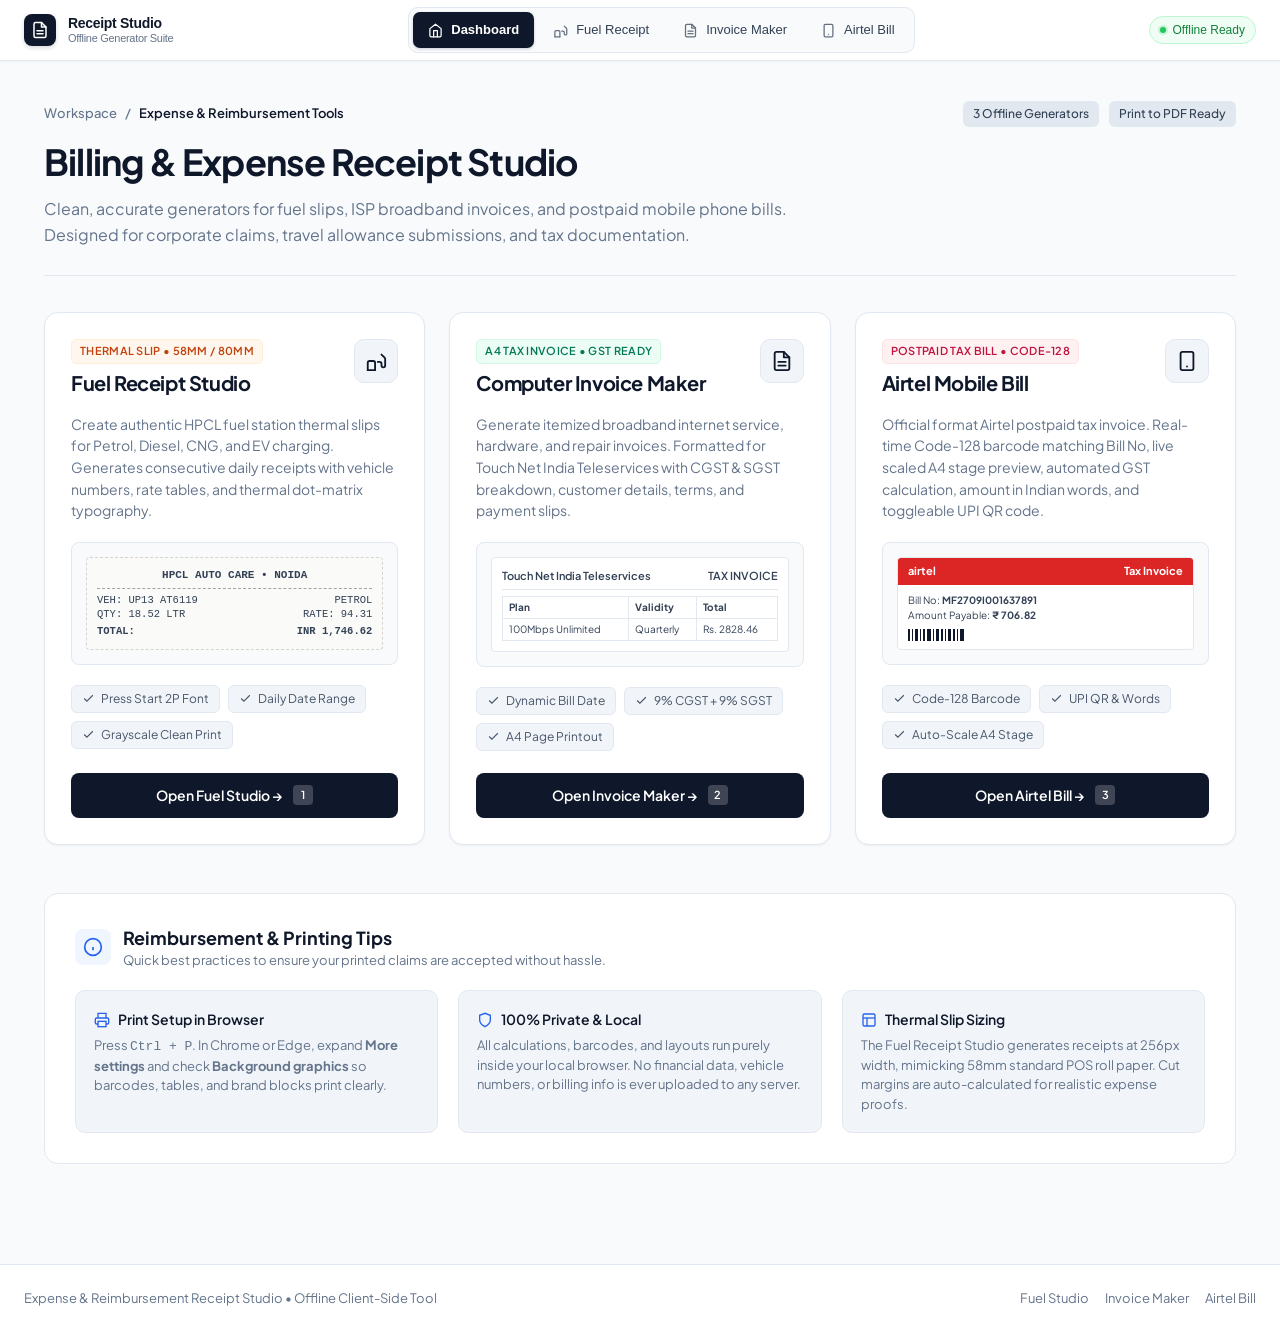
<file: index.html>
<!DOCTYPE html>
<html lang="en">
<head>
  <meta charset="UTF-8">
  <meta name="viewport" content="width=device-width, initial-scale=1.0">
  <title>Expense &amp; Receipt Tools | Reimbursement Studio</title>
  <link rel="stylesheet" href="./navbar.css">
  <link rel="preconnect" href="https://fonts.googleapis.com">
  <link rel="preconnect" href="https://fonts.gstatic.com" crossorigin>
  <link href="https://fonts.googleapis.com/css2?family=Plus+Jakarta+Sans:wght@400;500;600;700&display=swap" rel="stylesheet">
  <style>
    :root {
      --bg: #f8fafc;
      --surface: #ffffff;
      --surface-subtle: #f1f5f9;
      --border: #e2e8f0;
      --border-focus: #cbd5e1;
      --text-main: #0f172a;
      --text-muted: #64748b;
      --text-light: #94a3b8;
      --primary: #0f172a;
      --primary-hover: #1e293b;
      --accent-fuel: #ea580c;
      --accent-invoice: #059669;
      --accent-airtel: #e11d48;
      --radius: 14px;
      --shadow-sm: 0 1px 2px 0 rgba(0, 0, 0, 0.05);
      --shadow-md: 0 4px 6px -1px rgba(0, 0, 0, 0.06), 0 2px 4px -2px rgba(0, 0, 0, 0.05);
      --shadow-lg: 0 10px 15px -3px rgba(0, 0, 0, 0.07), 0 4px 6px -4px rgba(0, 0, 0, 0.04);
    }

    * {
      box-sizing: border-box;
      margin: 0;
      padding: 0;
    }

    body {
      background-color: var(--bg);
      color: var(--text-main);
      font-family: "Plus Jakarta Sans", -apple-system, BlinkMacSystemFont, "Segoe UI", Roboto, sans-serif;
      line-height: 1.5;
      min-height: 100vh;
      display: flex;
      flex-direction: column;
      -webkit-font-smoothing: antialiased;
    }

    .main-content {
      flex: 1;
      max-width: 1240px;
      margin: 0 auto;
      padding: 40px 24px 64px;
      width: 100%;
    }

    /* Page Header */
    .header-banner {
      display: flex;
      flex-direction: column;
      gap: 12px;
      margin-bottom: 36px;
      border-bottom: 1px solid var(--border);
      padding-bottom: 28px;
    }

    .banner-top {
      display: flex;
      align-items: center;
      justify-content: space-between;
      flex-wrap: wrap;
      gap: 12px;
    }

    .breadcrumbs {
      display: flex;
      align-items: center;
      gap: 8px;
      font-size: 13px;
      font-weight: 500;
      color: var(--text-muted);
    }

    .breadcrumbs span.current {
      color: var(--text-main);
      font-weight: 600;
    }

    .quick-meta {
      display: flex;
      align-items: center;
      gap: 10px;
    }

    .meta-chip {
      font-size: 12px;
      font-weight: 500;
      color: #334155;
      background: #e2e8f0;
      padding: 4px 10px;
      border-radius: 6px;
      display: inline-flex;
      align-items: center;
      gap: 6px;
    }

    .header-banner h1 {
      font-size: clamp(26px, 3.2vw, 36px);
      font-weight: 700;
      letter-spacing: -0.8px;
      color: #0f172a;
      line-height: 1.25;
    }

    .header-banner p {
      font-size: 16px;
      color: var(--text-muted);
      max-width: 780px;
      line-height: 1.6;
    }

    /* Studio Tool Cards Grid */
    .suite-grid {
      display: grid;
      grid-template-columns: repeat(auto-fit, minmax(350px, 1fr));
      gap: 24px;
      margin-bottom: 48px;
    }

    .tool-card {
      background: var(--surface);
      border: 1px solid var(--border);
      border-radius: var(--radius);
      padding: 26px;
      display: flex;
      flex-direction: column;
      justify-content: space-between;
      transition: border-color 0.2s ease, box-shadow 0.2s ease, transform 0.2s ease;
      box-shadow: var(--shadow-sm);
      position: relative;
    }

    .tool-card:hover {
      border-color: #cbd5e1;
      box-shadow: var(--shadow-md);
      transform: translateY(-2px);
    }

    .tool-card-head {
      display: flex;
      align-items: flex-start;
      justify-content: space-between;
      gap: 16px;
      margin-bottom: 16px;
    }

    .tool-title-wrap {
      display: flex;
      flex-direction: column;
      gap: 4px;
    }

    .tool-format-badge {
      font-size: 11px;
      font-weight: 600;
      letter-spacing: 0.3px;
      text-transform: uppercase;
      padding: 3px 8px;
      border-radius: 5px;
      width: fit-content;
    }

    .badge-fuel {
      background: #fff7ed;
      color: #c2410c;
      border: 1px solid #ffedd5;
    }

    .badge-invoice {
      background: #ecfdf5;
      color: #047857;
      border: 1px solid #d1fae5;
    }

    .badge-airtel {
      background: #fff1f2;
      color: #be123c;
      border: 1px solid #ffe4e6;
    }

    .tool-card h2 {
      font-size: 20px;
      font-weight: 700;
      color: #0f172a;
      letter-spacing: -0.4px;
    }

    .tool-icon-box {
      width: 44px;
      height: 44px;
      border-radius: 10px;
      display: flex;
      align-items: center;
      justify-content: center;
      flex-shrink: 0;
      border: 1px solid var(--border);
      background: var(--surface-subtle);
      color: var(--text-main);
    }

    .tool-icon-box svg {
      width: 22px;
      height: 22px;
      fill: none;
      stroke: currentColor;
      stroke-width: 2;
      stroke-linecap: round;
      stroke-linejoin: round;
    }

    .tool-desc {
      font-size: 14px;
      color: var(--text-muted);
      line-height: 1.55;
      margin-bottom: 20px;
    }

    /* Miniature visual document snippet */
    .mini-preview-frame {
      background: #f8fafc;
      border: 1px solid var(--border);
      border-radius: 8px;
      padding: 14px;
      margin-bottom: 20px;
      font-family: inherit;
    }

    .preview-fuel-tape {
      font-family: "Courier New", Courier, monospace;
      font-size: 11px;
      line-height: 1.4;
      color: #334155;
      background: #fafaf9;
      border: 1px dashed #d6d3d1;
      padding: 10px;
      border-radius: 4px;
      text-align: center;
    }

    .preview-fuel-tape .tape-head {
      font-weight: bold;
      border-bottom: 1px dashed #a8a29e;
      padding-bottom: 4px;
      margin-bottom: 4px;
    }

    .preview-fuel-tape .tape-row {
      display: flex;
      justify-content: space-between;
      font-size: 10.5px;
    }

    .preview-invoice-doc {
      font-size: 11px;
      color: #334155;
      background: #ffffff;
      border: 1px solid #e2e8f0;
      padding: 10px;
      border-radius: 4px;
    }

    .preview-invoice-doc .doc-head {
      display: flex;
      justify-content: space-between;
      font-weight: 600;
      border-bottom: 1px solid #e2e8f0;
      padding-bottom: 4px;
      margin-bottom: 6px;
    }

    .preview-invoice-doc .doc-table {
      width: 100%;
      border-collapse: collapse;
      font-size: 10px;
    }

    .preview-invoice-doc .doc-table th,
    .preview-invoice-doc .doc-table td {
      border: 1px solid #e2e8f0;
      padding: 3px 6px;
      text-align: left;
    }

    .preview-airtel-doc {
      font-size: 11px;
      background: #ffffff;
      border: 1px solid #e2e8f0;
      border-radius: 4px;
      overflow: hidden;
    }

    .preview-airtel-banner {
      background: #dc2626;
      color: #ffffff;
      padding: 5px 10px;
      font-weight: 700;
      font-size: 11px;
      display: flex;
      justify-content: space-between;
      align-items: center;
    }

    .preview-airtel-body {
      padding: 8px 10px;
      font-size: 10px;
      color: #334155;
    }

    .preview-barcode-mock {
      display: flex;
      gap: 2px;
      height: 12px;
      align-items: center;
      margin-top: 6px;
    }

    .preview-barcode-mock span {
      background: #0f172a;
      height: 100%;
      display: inline-block;
    }

    /* Card specs */
    .tool-specs {
      display: flex;
      flex-wrap: wrap;
      gap: 8px;
      margin-bottom: 22px;
    }

    .spec-item {
      font-size: 12px;
      color: #475569;
      background: var(--surface-subtle);
      border: 1px solid var(--border);
      padding: 4px 10px;
      border-radius: 6px;
      display: inline-flex;
      align-items: center;
      gap: 6px;
    }

    .spec-item svg {
      width: 13px;
      height: 13px;
      fill: none;
      stroke: currentColor;
      stroke-width: 2;
    }

    /* Action button */
    .launch-btn {
      display: flex;
      align-items: center;
      justify-content: center;
      gap: 10px;
      padding: 12px 20px;
      border-radius: 8px;
      font-size: 14px;
      font-weight: 600;
      text-decoration: none;
      color: #ffffff;
      background: var(--primary);
      transition: background-color 0.15s ease, transform 0.15s ease;
      width: 100%;
    }

    .launch-btn:hover {
      background: var(--primary-hover);
      transform: translateY(-1px);
    }

    .key-shortcut {
      display: inline-flex;
      align-items: center;
      justify-content: center;
      width: 20px;
      height: 20px;
      font-size: 11px;
      font-weight: 600;
      border-radius: 4px;
      background: rgba(255, 255, 255, 0.2);
      color: #ffffff;
    }

    /* Reimbursement Help and Guidelines */
    .guidelines-card {
      background: var(--surface);
      border: 1px solid var(--border);
      border-radius: var(--radius);
      padding: 30px;
      margin-bottom: 36px;
    }

    .guidelines-title {
      display: flex;
      align-items: center;
      gap: 12px;
      margin-bottom: 20px;
    }

    .guidelines-title-icon {
      width: 36px;
      height: 36px;
      border-radius: 8px;
      background: #eff6ff;
      color: #2563eb;
      display: grid;
      place-items: center;
    }

    .guidelines-title-icon svg {
      width: 20px;
      height: 20px;
      fill: none;
      stroke: currentColor;
      stroke-width: 2;
    }

    .guidelines-title h3 {
      font-size: 18px;
      font-weight: 700;
      color: #0f172a;
    }

    .guidelines-grid {
      display: grid;
      grid-template-columns: repeat(auto-fit, minmax(260px, 1fr));
      gap: 20px;
    }

    .guide-item {
      padding: 18px;
      background: var(--surface-subtle);
      border: 1px solid var(--border);
      border-radius: 10px;
    }

    .guide-item h4 {
      font-size: 14px;
      font-weight: 600;
      color: #0f172a;
      margin-bottom: 6px;
      display: flex;
      align-items: center;
      gap: 8px;
    }

    .guide-item h4 svg {
      width: 16px;
      height: 16px;
      color: #2563eb;
      fill: none;
      stroke: currentColor;
      stroke-width: 2;
    }

    .guide-item p {
      font-size: 13px;
      color: var(--text-muted);
      line-height: 1.5;
    }

    /* Footer */
    footer {
      border-top: 1px solid var(--border);
      background: var(--surface);
      padding: 24px;
      text-align: center;
      color: var(--text-muted);
      font-size: 13px;
      margin-top: auto;
    }

    .footer-inner {
      max-width: 1240px;
      margin: 0 auto;
      display: flex;
      justify-content: space-between;
      align-items: center;
      flex-wrap: wrap;
      gap: 12px;
    }

    .footer-links {
      display: flex;
      gap: 16px;
    }

    .footer-links a {
      color: var(--text-muted);
      text-decoration: none;
      transition: color 0.15s ease;
    }

    .footer-links a:hover {
      color: var(--text-main);
    }

    @media (max-width: 768px) {
      .main-content {
        padding: 24px 16px 40px;
      }
      .suite-grid {
        grid-template-columns: 1fr;
      }
      .footer-inner {
        flex-direction: column;
        text-align: center;
      }
    }
  </style>
</head>
<body>

  <!-- Unified Top Navigation -->
  <nav id="suite-nav" aria-label="Main Navigation">
    <div class="suite-nav-inner">
      <a href="index.html" class="suite-brand" title="Expense &amp; Receipt Studio">
        <span class="suite-brand-icon">
          <svg viewBox="0 0 24 24"><path d="M14 2H6a2 2 0 0 0-2 2v16a2 2 0 0 0 2 2h12a2 2 0 0 0 2-2V8z"/><polyline points="14 2 14 8 20 8"/><line x1="16" y1="13" x2="8" y2="13"/><line x1="16" y1="17" x2="8" y2="17"/></svg>
        </span>
        <span class="suite-brand-text">
          <span class="suite-brand-name">Receipt Studio</span>
          <span class="suite-brand-tag">Offline Generator Suite</span>
        </span>
      </a>

      <div class="suite-nav-links">
        <a href="index.html" class="suite-nav-link active" id="nav-home">
          <svg viewBox="0 0 24 24"><path d="m3 9 9-7 9 7v11a2 2 0 0 1-2 2H5a2 2 0 0 1-2-2z"/><polyline points="9 22 9 12 15 12 15 22"/></svg>
          <span class="suite-nav-label">Dashboard</span>
        </a>
        <a href="fuel.html" class="suite-nav-link" id="nav-fuel" accesskey="1">
          <svg viewBox="0 0 24 24"><path d="M3 22v-8a2 2 0 0 1 2-2h4a2 2 0 0 1 2 2v8"/><path d="M14 13h2a2 2 0 0 1 2 2v2a2 2 0 0 0 2 2h0a2 2 0 0 0 2-2V9.83a2 2 0 0 0-.59-1.42L18 5"/><line x1="3" x2="11" y1="22" y2="22"/></svg>
          <span class="suite-nav-label">Fuel Receipt</span>
        </a>
        <a href="invoice.html" class="suite-nav-link" id="nav-invoice" accesskey="2">
          <svg viewBox="0 0 24 24"><path d="M14 2H6a2 2 0 0 0-2 2v16a2 2 0 0 0 2 2h12a2 2 0 0 0 2-2V8z"/><polyline points="14 2 14 8 20 8"/><line x1="16" y1="13" x2="8" y2="13"/><line x1="16" y1="17" x2="8" y2="17"/></svg>
          <span class="suite-nav-label">Invoice Maker</span>
        </a>
        <a href="airtel.html" class="suite-nav-link" id="nav-airtel" accesskey="3">
          <svg viewBox="0 0 24 24"><rect width="14" height="20" x="5" y="2" rx="2" ry="2"/><line x1="12" x2="12.01" y1="18" y2="18"/></svg>
          <span class="suite-nav-label">Airtel Bill</span>
        </a>
      </div>

      <div class="suite-nav-meta">
        <span class="offline-status">
          <span class="status-dot"></span>
          Offline Ready
        </span>
      </div>
    </div>
  </nav>

  <!-- Main Work Area -->
  <main class="main-content">
    <div class="header-banner">
      <div class="banner-top">
        <div class="breadcrumbs">
          <span>Workspace</span>
          <span>/</span>
          <span class="current">Expense &amp; Reimbursement Tools</span>
        </div>
        <div class="quick-meta">
          <span class="meta-chip">3 Offline Generators</span>
          <span class="meta-chip">Print to PDF Ready</span>
        </div>
      </div>
      <h1>Billing &amp; Expense Receipt Studio</h1>
      <p>Clean, accurate generators for fuel slips, ISP broadband invoices, and postpaid mobile phone bills. Designed for corporate claims, travel allowance submissions, and tax documentation.</p>
    </div>

    <!-- 3 Core Application Cards -->
    <div class="suite-grid">

      <!-- Card 1: Fuel Studio -->
      <article class="tool-card">
        <div>
          <div class="tool-card-head">
            <div class="tool-title-wrap">
              <span class="tool-format-badge badge-fuel">Thermal Slip &bull; 58mm / 80mm</span>
              <h2>Fuel Receipt Studio</h2>
            </div>
            <div class="tool-icon-box" aria-hidden="true">
              <svg viewBox="0 0 24 24"><path d="M3 22v-8a2 2 0 0 1 2-2h4a2 2 0 0 1 2 2v8"/><path d="M14 13h2a2 2 0 0 1 2 2v2a2 2 0 0 0 2 2h0a2 2 0 0 0 2-2V9.83a2 2 0 0 0-.59-1.42L18 5"/><line x1="3" x2="11" y1="22" y2="22"/></svg>
            </div>
          </div>
          <p class="tool-desc">Create authentic HPCL fuel station thermal slips for Petrol, Diesel, CNG, and EV charging. Generates consecutive daily receipts with vehicle numbers, rate tables, and thermal dot-matrix typography.</p>
          
          <!-- Mini Preview Snippet -->
          <div class="mini-preview-frame">
            <div class="preview-fuel-tape">
              <div class="tape-head">HPCL AUTO CARE &bull; NOIDA</div>
              <div class="tape-row"><span>VEH: UP13 AT6119</span><span>PETROL</span></div>
              <div class="tape-row"><span>QTY: 18.52 LTR</span><span>RATE: 94.31</span></div>
              <div class="tape-row" style="font-weight:bold;margin-top:2px;"><span>TOTAL:</span><span>INR 1,746.62</span></div>
            </div>
          </div>

          <div class="tool-specs">
            <span class="spec-item"><svg viewBox="0 0 24 24"><polyline points="20 6 9 17 4 12"/></svg>Press Start 2P Font</span>
            <span class="spec-item"><svg viewBox="0 0 24 24"><polyline points="20 6 9 17 4 12"/></svg>Daily Date Range</span>
            <span class="spec-item"><svg viewBox="0 0 24 24"><polyline points="20 6 9 17 4 12"/></svg>Grayscale Clean Print</span>
          </div>
        </div>

        <a href="fuel.html" class="launch-btn">
          <span>Open Fuel Studio &rarr;</span>
          <span class="key-shortcut" title="Shortcut key 1">1</span>
        </a>
      </article>

      <!-- Card 2: Invoice Maker -->
      <article class="tool-card">
        <div>
          <div class="tool-card-head">
            <div class="tool-title-wrap">
              <span class="tool-format-badge badge-invoice">A4 Tax Invoice &bull; GST Ready</span>
              <h2>Computer Invoice Maker</h2>
            </div>
            <div class="tool-icon-box" aria-hidden="true">
              <svg viewBox="0 0 24 24"><path d="M14 2H6a2 2 0 0 0-2 2v16a2 2 0 0 0 2 2h12a2 2 0 0 0 2-2V8z"/><polyline points="14 2 14 8 20 8"/><line x1="16" y1="13" x2="8" y2="13"/><line x1="16" y1="17" x2="8" y2="17"/></svg>
            </div>
          </div>
          <p class="tool-desc">Generate itemized broadband internet service, hardware, and repair invoices. Formatted for Touch Net India Teleservices with CGST &amp; SGST breakdown, customer details, terms, and payment slips.</p>

          <!-- Mini Preview Snippet -->
          <div class="mini-preview-frame">
            <div class="preview-invoice-doc">
              <div class="doc-head">
                <span>Touch Net India Teleservices</span>
                <span>TAX INVOICE</span>
              </div>
              <table class="doc-table">
                <tr><th>Plan</th><th>Validity</th><th>Total</th></tr>
                <tr><td>100Mbps Unlimited</td><td>Quarterly</td><td>Rs. 2828.46</td></tr>
              </table>
            </div>
          </div>

          <div class="tool-specs">
            <span class="spec-item"><svg viewBox="0 0 24 24"><polyline points="20 6 9 17 4 12"/></svg>Dynamic Bill Date</span>
            <span class="spec-item"><svg viewBox="0 0 24 24"><polyline points="20 6 9 17 4 12"/></svg>9% CGST + 9% SGST</span>
            <span class="spec-item"><svg viewBox="0 0 24 24"><polyline points="20 6 9 17 4 12"/></svg>A4 Page Printout</span>
          </div>
        </div>

        <a href="invoice.html" class="launch-btn">
          <span>Open Invoice Maker &rarr;</span>
          <span class="key-shortcut" title="Shortcut key 2">2</span>
        </a>
      </article>

      <!-- Card 3: Airtel Bill -->
      <article class="tool-card">
        <div>
          <div class="tool-card-head">
            <div class="tool-title-wrap">
              <span class="tool-format-badge badge-airtel">Postpaid Tax Bill &bull; Code-128</span>
              <h2>Airtel Mobile Bill</h2>
            </div>
            <div class="tool-icon-box" aria-hidden="true">
              <svg viewBox="0 0 24 24"><rect width="14" height="20" x="5" y="2" rx="2" ry="2"/><line x1="12" x2="12.01" y1="18" y2="18"/></svg>
            </div>
          </div>
          <p class="tool-desc">Official format Airtel postpaid tax invoice. Real-time Code-128 barcode matching Bill No, live scaled A4 stage preview, automated GST calculation, amount in Indian words, and toggleable UPI QR code.</p>

          <!-- Mini Preview Snippet -->
          <div class="mini-preview-frame">
            <div class="preview-airtel-doc">
              <div class="preview-airtel-banner">
                <span>airtel</span>
                <span>Tax Invoice</span>
              </div>
              <div class="preview-airtel-body">
                <div>Bill No: <b>MF2709I001637891</b></div>
                <div>Amount Payable: <b>&#8377; 706.82</b></div>
                <div class="preview-barcode-mock" aria-hidden="true">
                  <span style="width:2px"></span><span style="width:1px"></span><span style="width:3px"></span><span style="width:1px"></span><span style="width:2px"></span><span style="width:4px"></span><span style="width:1px"></span><span style="width:3px"></span><span style="width:2px"></span><span style="width:1px"></span><span style="width:3px"></span><span style="width:2px"></span><span style="width:1px"></span><span style="width:4px"></span>
                </div>
              </div>
            </div>
          </div>

          <div class="tool-specs">
            <span class="spec-item"><svg viewBox="0 0 24 24"><polyline points="20 6 9 17 4 12"/></svg>Code-128 Barcode</span>
            <span class="spec-item"><svg viewBox="0 0 24 24"><polyline points="20 6 9 17 4 12"/></svg>UPI QR &amp; Words</span>
            <span class="spec-item"><svg viewBox="0 0 24 24"><polyline points="20 6 9 17 4 12"/></svg>Auto-Scale A4 Stage</span>
          </div>
        </div>

        <a href="airtel.html" class="launch-btn">
          <span>Open Airtel Bill &rarr;</span>
          <span class="key-shortcut" title="Shortcut key 3">3</span>
        </a>
      </article>

    </div>

    <!-- Practical Reimbursement Submission Guidelines -->
    <section class="guidelines-card">
      <div class="guidelines-title">
        <div class="guidelines-title-icon">
          <svg viewBox="0 0 24 24"><circle cx="12" cy="12" r="10"/><line x1="12" y1="16" x2="12" y2="12"/><line x1="12" y1="8" x2="12.01" y2="8"/></svg>
        </div>
        <div>
          <h3>Reimbursement &amp; Printing Tips</h3>
          <p style="font-size:13px; color:var(--text-muted);">Quick best practices to ensure your printed claims are accepted without hassle.</p>
        </div>
      </div>

      <div class="guidelines-grid">
        <div class="guide-item">
          <h4>
            <svg viewBox="0 0 24 24"><polyline points="6 9 6 2 18 2 18 9"/><path d="M6 18H4a2 2 0 0 1-2-2v-5a2 2 0 0 1 2-2h16a2 2 0 0 1 2 2v5a2 2 0 0 1-2 2h-2"/><rect width="12" height="8" x="6" y="14"/></svg>
            Print Setup in Browser
          </h4>
          <p>Press <code>Ctrl + P</code>. In Chrome or Edge, expand <b>More settings</b> and check <b>Background graphics</b> so barcodes, tables, and brand blocks print clearly.</p>
        </div>

        <div class="guide-item">
          <h4>
            <svg viewBox="0 0 24 24"><path d="M12 22s8-4 8-10V5l-8-3-8 3v7c0 6 8 10 8 10z"/></svg>
            100% Private &amp; Local
          </h4>
          <p>All calculations, barcodes, and layouts run purely inside your local browser. No financial data, vehicle numbers, or billing info is ever uploaded to any server.</p>
        </div>

        <div class="guide-item">
          <h4>
            <svg viewBox="0 0 24 24"><rect width="18" height="18" x="3" y="3" rx="2"/><path d="M3 9h18"/><path d="M9 21V9"/></svg>
            Thermal Slip Sizing
          </h4>
          <p>The Fuel Receipt Studio generates receipts at 256px width, mimicking 58mm standard POS roll paper. Cut margins are auto-calculated for realistic expense proofs.</p>
        </div>
      </div>
    </section>

  </main>

  <!-- Clean Footer -->
  <footer>
    <div class="footer-inner">
      <div>Expense &amp; Reimbursement Receipt Studio &bull; Offline Client-Side Tool</div>
      <div class="footer-links">
        <a href="fuel.html">Fuel Studio</a>
        <a href="invoice.html">Invoice Maker</a>
        <a href="airtel.html">Airtel Bill</a>
      </div>
    </div>
  </footer>

  <script>
    // Keyboard navigation shortcuts: 1, 2, 3
    window.addEventListener('keydown', (e) => {
      if (e.target.tagName === 'INPUT' || e.target.tagName === 'TEXTAREA') return;
      if (e.key === '1') window.location.href = 'fuel.html';
      if (e.key === '2') window.location.href = 'invoice.html';
      if (e.key === '3') window.location.href = 'airtel.html';
    });
  </script>
</body>
</html>
</file>
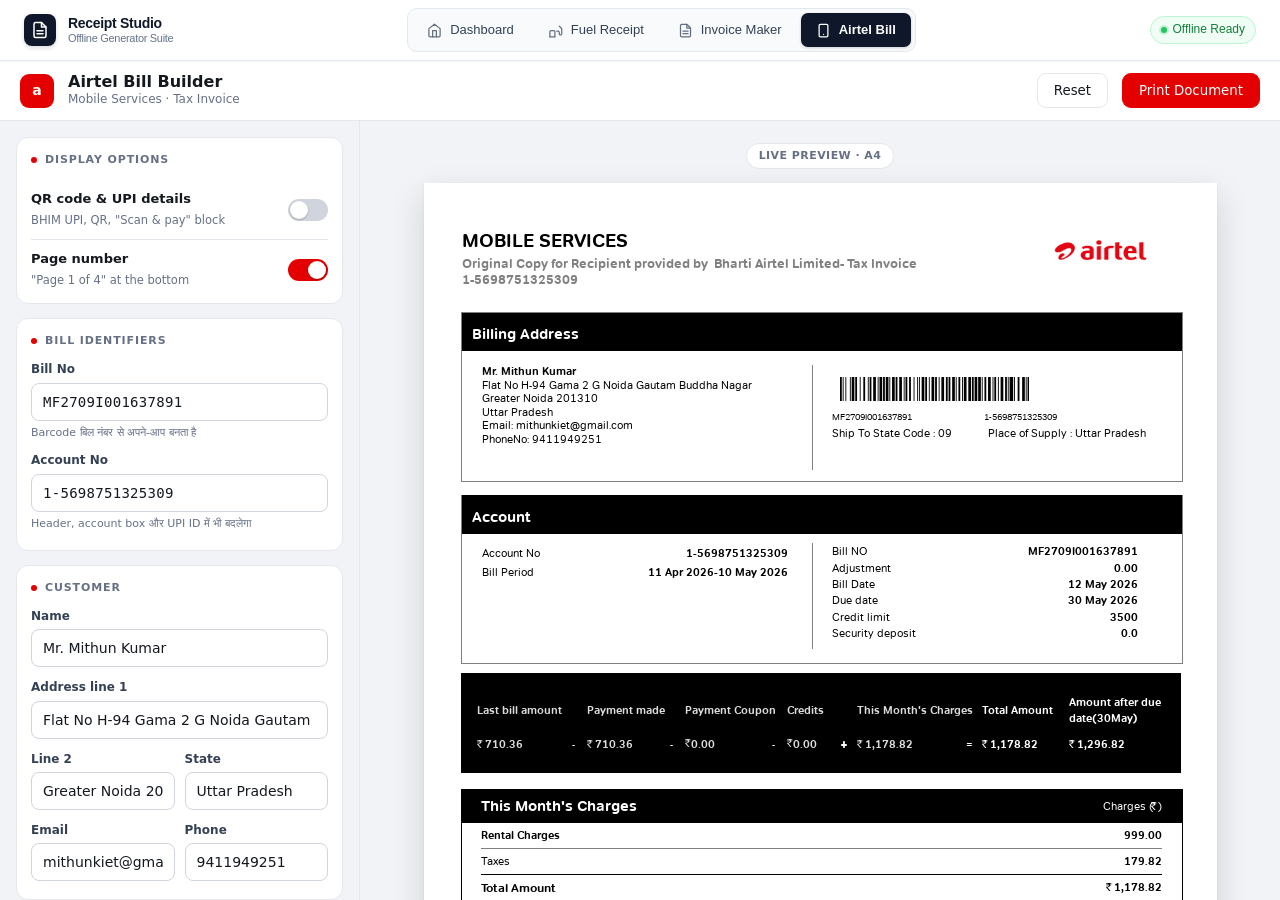
<file: airtel.html>
<!doctype html>
<html lang="en"><head><meta charset="utf-8"><meta name="viewport" content="width=device-width,initial-scale=1">
<title>Airtel Bill Builder</title>
<style>
@font-face{font-family:TondoB;src:url([data-uri]) format("truetype")}
@font-face{font-family:TondoR;src:url([data-uri]) format("truetype")}
@font-face{font-family:Ron;src:url([data-uri]) format("truetype")}
:root{--bg:#f1f3f6;--card:#fff;--ink:#14181f;--mute:#667085;--line:#e4e7ec;--brand:#e40000;--brand-d:#b80000;--ring:rgba(228,0,0,.18);--r:12px}
*{box-sizing:border-box}
html,body{margin:0}
body{background:var(--bg);color:var(--ink);font:14px/1.45 "Segoe UI",system-ui,-apple-system,Arial,sans-serif}
.app{display:grid;grid-template-columns:360px 1fr;grid-template-rows:60px 1fr;height:100vh}
header{grid-column:1/-1;display:flex;align-items:center;gap:14px;padding:0 20px;background:#fff;border-bottom:1px solid var(--line)}
.logo{width:34px;height:34px;border-radius:9px;background:var(--brand);display:grid;place-items:center;color:#fff;font-weight:800}
header h1{font-size:16px;margin:0;line-height:1.2}
header small{color:var(--mute);font-size:12px;display:block;font-weight:400}
.sp{flex:1}
.btn{border:1px solid var(--line);background:#fff;color:var(--ink);padding:9px 16px;border-radius:9px;font:600 13px inherit;font-family:inherit;cursor:pointer;display:inline-flex;gap:8px;align-items:center;transition:.15s}
.btn:hover{background:#f7f8fa}
.btn.pri{background:var(--brand);border-color:var(--brand);color:#fff}
.btn.pri:hover{background:var(--brand-d)}
.btn:focus-visible,input:focus-visible{outline:3px solid var(--ring);outline-offset:1px}
aside{overflow:auto;padding:16px;display:flex;flex-direction:column;gap:14px;border-right:1px solid var(--line);background:var(--bg)}
.card{background:var(--card);border:1px solid var(--line);border-radius:var(--r);padding:14px 14px 6px}
.card h2{margin:0 0 12px;font-size:11px;letter-spacing:.08em;text-transform:uppercase;color:var(--mute);font-weight:700;display:flex;align-items:center;gap:8px}
.card h2:before{content:"";width:6px;height:6px;border-radius:50%;background:var(--brand)}
.row{display:grid;grid-template-columns:1fr 1fr;gap:10px}
.f{display:flex;flex-direction:column;gap:4px;margin-bottom:12px;min-width:0}
.f label{font-size:12px;font-weight:600;color:#344054}
.f input{width:100%;height:38px;border:1px solid #d0d5dd;border-radius:8px;padding:0 11px;font:inherit;background:#fff;color:var(--ink);transition:.15s}
.f input:hover{border-color:#b6bcc7}
.f input:focus{border-color:var(--brand);outline:0;box-shadow:0 0 0 3px var(--ring)}
.f input.mono{font-family:Consolas,"SF Mono",monospace;letter-spacing:.02em}
.f .hint{font-size:11px;color:var(--mute)}
.money{position:relative}
.money span{position:absolute;left:11px;top:50%;transform:translateY(-50%);color:var(--mute);pointer-events:none}
.money input{padding-left:26px;font-variant-numeric:tabular-nums}
.sum{background:#14181f;color:#fff;border:0}
.sum h2{color:#9aa3b2}
.sum dl{margin:0 0 8px;display:grid;grid-template-columns:1fr auto;gap:8px 12px}
.sum dt{color:#aab2c0;font-size:13px}.sum dd{margin:0;text-align:right;font-variant-numeric:tabular-nums;font-weight:600}
.sum .big{grid-column:1/-1;border-top:1px solid #2b3240;padding-top:10px;display:flex;justify-content:space-between;align-items:baseline}
.sum .big b{font-size:22px;color:#fff}
main{overflow:auto;padding:22px;display:flex;flex-direction:column;align-items:center}
.chip{align-self:center;font-size:11px;color:var(--mute);background:#fff;border:1px solid var(--line);padding:4px 12px;border-radius:99px;margin-bottom:14px;font-weight:600;letter-spacing:.04em}
.stage{position:relative}
.page{position:absolute;left:0;top:0;width:595pt;height:842pt;background:#fff;overflow:hidden;box-shadow:0 1px 2px rgba(16,24,40,.08),0 12px 32px rgba(16,24,40,.14);transform-origin:0 0}
.page .t{position:absolute;white-space:pre}
.page i{position:absolute;display:block}
.page img{position:absolute;display:block}
.page.hide-qr .qr,.page.hide-pg .pgno{display:none}
.tog{display:flex;align-items:center;justify-content:space-between;gap:12px;padding:10px 0;border-bottom:1px solid var(--line);cursor:pointer}
.tog:last-child{border-bottom:0}
.tog b{display:block;font-size:13px;font-weight:600}.tog small{color:var(--mute);font-size:11.5px}
.tog input{position:absolute;opacity:0;pointer-events:none}
.sw{flex:none;width:40px;height:22px;border-radius:99px;background:#d0d5dd;position:relative;transition:.18s}
.sw:after{content:"";position:absolute;left:2px;top:2px;width:18px;height:18px;border-radius:50%;background:#fff;box-shadow:0 1px 2px rgba(0,0,0,.25);transition:.18s}
.tog input:checked+.sw{background:var(--brand)}
.tog input:checked+.sw:after{left:20px}
.tog input:focus-visible+.sw{box-shadow:0 0 0 3px var(--ring)}
@media (max-width:960px){
 .app{display:block;height:auto}
 header{height:60px;position:sticky;top:0;z-index:5}
 aside{border-right:0;border-bottom:1px solid var(--line)}
 main{padding:14px 8px}
}
@media print{
 @page{size:595pt 842pt;margin:0}
 html,body{background:#fff}
 .app{display:block;height:auto}
 header,aside,.chip,#suite-nav{display:none!important}
 main{padding:0;display:block;overflow:visible}
 .stage{width:595pt!important;height:842pt!important}
 .page{transform:none!important;box-shadow:none}
 *{-webkit-print-color-adjust:exact;print-color-adjust:exact}
}
body{display:flex;flex-direction:column;height:100vh;overflow:hidden}
.app{flex:1;height:calc(100vh - 52px);min-height:0}
#suite-nav{flex-shrink:0}
@media (max-width:960px){
 body{height:auto;overflow:visible}
 .app{height:auto}
}
</style>
<link rel="stylesheet" href="navbar.css">
</head><body>
  <nav id="suite-nav" aria-label="Main Navigation">
    <div class="suite-nav-inner">
      <a href="index.html" class="suite-brand" title="Expense &amp; Receipt Studio">
        <span class="suite-brand-icon">
          <svg viewBox="0 0 24 24"><path d="M14 2H6a2 2 0 0 0-2 2v16a2 2 0 0 0 2 2h12a2 2 0 0 0 2-2V8z"/><polyline points="14 2 14 8 20 8"/><line x1="16" y1="13" x2="8" y2="13"/><line x1="16" y1="17" x2="8" y2="17"/></svg>
        </span>
        <span class="suite-brand-text">
          <span class="suite-brand-name">Receipt Studio</span>
          <span class="suite-brand-tag">Offline Generator Suite</span>
        </span>
      </a>

      <div class="suite-nav-links">
        <a href="index.html" class="suite-nav-link" id="nav-home">
          <svg viewBox="0 0 24 24"><path d="m3 9 9-7 9 7v11a2 2 0 0 1-2 2H5a2 2 0 0 1-2-2z"/><polyline points="9 22 9 12 15 12 15 22"/></svg>
          <span class="suite-nav-label">Dashboard</span>
        </a>
        <a href="fuel.html" class="suite-nav-link" id="nav-fuel">
          <svg viewBox="0 0 24 24"><path d="M3 22v-8a2 2 0 0 1 2-2h4a2 2 0 0 1 2 2v8"/><path d="M14 13h2a2 2 0 0 1 2 2v2a2 2 0 0 0 2 2h0a2 2 0 0 0 2-2V9.83a2 2 0 0 0-.59-1.42L18 5"/><line x1="3" x2="11" y1="22" y2="22"/></svg>
          <span class="suite-nav-label">Fuel Receipt</span>
        </a>
        <a href="invoice.html" class="suite-nav-link" id="nav-invoice">
          <svg viewBox="0 0 24 24"><path d="M14 2H6a2 2 0 0 0-2 2v16a2 2 0 0 0 2 2h12a2 2 0 0 0 2-2V8z"/><polyline points="14 2 14 8 20 8"/><line x1="16" y1="13" x2="8" y2="13"/><line x1="16" y1="17" x2="8" y2="17"/></svg>
          <span class="suite-nav-label">Invoice Maker</span>
        </a>
        <a href="airtel.html" class="suite-nav-link active" id="nav-airtel">
          <svg viewBox="0 0 24 24"><rect width="14" height="20" x="5" y="2" rx="2" ry="2"/><line x1="12" x2="12.01" y1="18" y2="18"/></svg>
          <span class="suite-nav-label">Airtel Bill</span>
        </a>
      </div>

      <div class="suite-nav-meta">
        <span class="offline-status">
          <span class="status-dot"></span>
          Offline Ready
        </span>
      </div>
    </div>
  </nav>

<div class="app">
<header>
 <div class="logo">a</div>
 <div><h1>Airtel Bill Builder</h1><small>Mobile Services · Tax Invoice</small></div>
 <div class="sp"></div>
 <button class="btn" id="reset" type="button">Reset</button>
 <button class="btn pri" type="button" onclick="window.print()">Print Document</button>
</header>

<aside>
 <section class="card" style="padding-bottom:4px"><h2>Display options</h2>
  <label class="tog"><span><b>QR code &amp; UPI details</b><small>BHIM UPI, QR, "Scan &amp; pay" block</small></span><input type="checkbox" id="optQr"><span class="sw"></span></label>
  <label class="tog"><span><b>Page number</b><small>"Page 1 of 4" at the bottom</small></span><input type="checkbox" id="optPg" checked><span class="sw"></span></label>
 </section>

 <section class="card"><h2>Bill identifiers</h2>
  <div class="f"><label for="billNo">Bill No</label><input id="billNo" class="mono" data-k="billNo" autocomplete="off" spellcheck="false"><span class="hint">Barcode बिल नंबर से अपने-आप बनता है</span></div>
  <div class="f"><label for="accNo">Account No</label><input id="accNo" class="mono" data-k="accNo" autocomplete="off" spellcheck="false"><span class="hint">Header, account box और UPI ID में भी बदलेगा</span></div>
 </section>

 <section class="card"><h2>Customer</h2>
  <div class="f"><label for="name">Name</label><input id="name" data-k="name"></div>
  <div class="f"><label for="addr1">Address line 1</label><input id="addr1" data-k="addr1"></div>
  <div class="row"><div class="f"><label for="addr2">Line 2</label><input id="addr2" data-k="addr2"></div><div class="f"><label for="addr3">State</label><input id="addr3" data-k="addr3"></div></div>
  <div class="row"><div class="f"><label for="email">Email</label><input id="email" type="email" data-k="email"></div><div class="f"><label for="phone">Phone</label><input id="phone" inputmode="numeric" data-k="phone"></div></div>
 </section>

 <section class="card"><h2>Billing period</h2>
  <div class="f"><label for="period">Bill period</label><input id="period" data-k="period"></div>
  <div class="row"><div class="f"><label for="billDate">Bill date</label><input id="billDate" data-k="billDate"></div><div class="f"><label for="due">Due date</label><input id="due" data-k="due"></div></div>
  <div class="row"><div class="f"><label for="credit">Credit limit</label><input id="credit" data-k="credit"></div><div class="f"><label for="deposit">Security deposit</label><input id="deposit" data-k="deposit"></div></div>
  <div class="f"><label for="adj">Adjustment</label><input id="adj" data-k="adj"></div>
 </section>

 <section class="card"><h2>Amounts</h2>
  <div class="row">
   <div class="f"><label for="rent">Rental (after discount)</label><div class="money"><span>₹</span><input id="rent" type="number" step="0.01" min="0" data-k="rent"></div></div>
   <div class="f"><label for="gst">GST %</label><input id="gst" type="number" step="0.01" min="0" data-k="gst"></div>
   <div class="f"><label for="mLast">Last bill</label><div class="money"><span>₹</span><input id="mLast" type="number" step="0.01" min="0" data-k="mLast"></div></div>
   <div class="f"><label for="mPaid">Payment made</label><div class="money"><span>₹</span><input id="mPaid" type="number" step="0.01" min="0" data-k="mPaid"></div></div>
  </div>
  <div class="f"><label for="late">Late fee (before GST)</label><div class="money"><span>₹</span><input id="late" type="number" step="0.01" min="0" data-k="late"></div></div>
 </section>

 <section class="card sum"><h2>Calculated</h2>
  <dl><dt>Taxes</dt><dd id="s-tax"></dd><dt>This month's charges</dt><dd id="s-month"></dd><dt>Total amount</dt><dd id="s-total"></dd>
  <div class="big"><span style="color:#aab2c0;font-size:13px">After due date</span><b id="s-after"></b></div></dl>
 </section>
</aside>

<main>
 <div class="chip">LIVE PREVIEW · A4</div>
 <div class="stage" id="stage"><div class="page" id="page">
<i style="left:28.30pt;top:97.02pt;width:541.00pt;height:.5pt;background:#808080"></i>
<i style="left:568.80pt;top:97.02pt;width:.5pt;height:127.00pt;background:#808080"></i>
<i style="left:28.30pt;top:223.52pt;width:541.00pt;height:.5pt;background:#808080"></i>
<i style="left:28.30pt;top:97.02pt;width:.5pt;height:127.00pt;background:#808080"></i>
<i style="left:28.80pt;top:97.52pt;width:540.00pt;height:28.80pt;background:#000000"></i>
<i style="left:291.60pt;top:136.40pt;width:.5pt;height:79.20pt;background:#808080"></i>
<i style="left:28.30pt;top:233.82pt;width:541.00pt;height:.5pt;background:#808080"></i>
<i style="left:568.80pt;top:233.82pt;width:.5pt;height:127.00pt;background:#808080"></i>
<i style="left:28.30pt;top:360.32pt;width:541.00pt;height:.5pt;background:#808080"></i>
<i style="left:28.30pt;top:233.82pt;width:.5pt;height:127.00pt;background:#808080"></i>
<i style="left:28.80pt;top:234.32pt;width:540.00pt;height:28.80pt;background:#000000"></i>
<i style="left:291.60pt;top:270.32pt;width:.5pt;height:79.20pt;background:#808080"></i>
<i style="left:28.35pt;top:367.52pt;width:539.99pt;height:12.32pt;background:#000000"></i>
<i style="left:28.35pt;top:379.84pt;width:7.79pt;height:31.04pt;background:#000000"></i>
<i style="left:36.14pt;top:379.84pt;width:82.20pt;height:31.04pt;background:#000000"></i>
<i style="left:118.35pt;top:379.84pt;width:73.70pt;height:31.04pt;background:#000000"></i>
<i style="left:192.04pt;top:379.84pt;width:76.53pt;height:31.04pt;background:#000000"></i>
<i style="left:268.58pt;top:379.84pt;width:52.44pt;height:31.04pt;background:#000000"></i>
<i style="left:321.02pt;top:379.84pt;width:93.54pt;height:31.04pt;background:#000000"></i>
<i style="left:414.56pt;top:379.84pt;width:65.20pt;height:31.04pt;background:#000000"></i>
<i style="left:479.76pt;top:379.84pt;width:85.04pt;height:31.04pt;background:#000000"></i>
<i style="left:564.80pt;top:379.84pt;width:3.54pt;height:31.04pt;background:#000000"></i>
<i style="left:28.35pt;top:410.88pt;width:7.79pt;height:19.52pt;background:#000000"></i>
<i style="left:36.14pt;top:410.88pt;width:70.87pt;height:19.52pt;background:#000000"></i>
<i style="left:107.01pt;top:410.88pt;width:11.34pt;height:19.52pt;background:#000000"></i>
<i style="left:118.35pt;top:410.88pt;width:62.36pt;height:19.52pt;background:#000000"></i>
<i style="left:180.71pt;top:410.88pt;width:11.34pt;height:19.52pt;background:#000000"></i>
<i style="left:192.04pt;top:410.88pt;width:65.20pt;height:19.52pt;background:#000000"></i>
<i style="left:257.24pt;top:410.88pt;width:11.34pt;height:19.52pt;background:#000000"></i>
<i style="left:268.58pt;top:410.88pt;width:39.68pt;height:19.52pt;background:#000000"></i>
<i style="left:308.26pt;top:410.88pt;width:12.76pt;height:19.52pt;background:#000000"></i>
<i style="left:321.02pt;top:410.88pt;width:82.20pt;height:19.52pt;background:#000000"></i>
<i style="left:403.22pt;top:410.88pt;width:11.34pt;height:19.52pt;background:#000000"></i>
<i style="left:414.56pt;top:410.88pt;width:65.20pt;height:19.52pt;background:#000000"></i>
<i style="left:479.76pt;top:410.88pt;width:85.04pt;height:19.52pt;background:#000000"></i>
<i style="left:564.80pt;top:410.88pt;width:3.54pt;height:19.52pt;background:#000000"></i>
<i style="left:28.35pt;top:430.40pt;width:539.99pt;height:12.32pt;background:#000000"></i>
<i style="left:28.60pt;top:454.72pt;width:14.87pt;height:25.20pt;background:#000000"></i>
<i style="left:28.10pt;top:454.72pt;width:.5pt;height:25.20pt;background:#000000"></i>
<i style="left:43.47pt;top:454.72pt;width:351.49pt;height:25.20pt;background:#000000"></i>
<i style="left:394.96pt;top:454.72pt;width:158.74pt;height:25.20pt;background:#000000"></i>
<i style="left:553.70pt;top:454.72pt;width:14.87pt;height:25.20pt;background:#000000"></i>
<i style="left:568.57pt;top:454.72pt;width:.5pt;height:25.20pt;background:#000000"></i>
<i style="left:28.10pt;top:479.92pt;width:.5pt;height:19.26pt;background:#000000"></i>
<i style="left:43.47pt;top:498.93pt;width:340.16pt;height:.5pt;background:#808080"></i>
<i style="left:383.62pt;top:498.93pt;width:11.34pt;height:.5pt;background:#808080"></i>
<i style="left:394.96pt;top:498.93pt;width:158.74pt;height:.5pt;background:#808080"></i>
<i style="left:568.57pt;top:479.92pt;width:.5pt;height:19.26pt;background:#000000"></i>
<i style="left:28.10pt;top:499.18pt;width:.5pt;height:19.51pt;background:#000000"></i>
<i style="left:43.47pt;top:498.93pt;width:340.16pt;height:.5pt;background:#808080"></i>
<i style="left:43.47pt;top:518.43pt;width:340.16pt;height:.5pt;background:#000000"></i>
<i style="left:383.62pt;top:498.93pt;width:11.34pt;height:.5pt;background:#808080"></i>
<i style="left:383.62pt;top:518.43pt;width:11.34pt;height:.5pt;background:#000000"></i>
<i style="left:394.96pt;top:498.93pt;width:158.74pt;height:.5pt;background:#808080"></i>
<i style="left:394.96pt;top:518.43pt;width:158.74pt;height:.5pt;background:#000000"></i>
<i style="left:568.57pt;top:499.18pt;width:.5pt;height:19.51pt;background:#000000"></i>
<i style="left:28.10pt;top:518.68pt;width:.5pt;height:19.51pt;background:#000000"></i>
<i style="left:43.47pt;top:518.43pt;width:340.16pt;height:.5pt;background:#000000"></i>
<i style="left:43.47pt;top:537.94pt;width:340.16pt;height:.5pt;background:#000000"></i>
<i style="left:383.62pt;top:518.43pt;width:11.34pt;height:.5pt;background:#000000"></i>
<i style="left:383.62pt;top:537.94pt;width:11.34pt;height:.5pt;background:#000000"></i>
<i style="left:394.96pt;top:518.43pt;width:158.74pt;height:.5pt;background:#000000"></i>
<i style="left:394.96pt;top:537.94pt;width:158.74pt;height:.5pt;background:#000000"></i>
<i style="left:568.57pt;top:518.68pt;width:.5pt;height:19.51pt;background:#000000"></i>
<i style="left:28.10pt;top:557.45pt;width:15.37pt;height:.5pt;background:#000000"></i>
<i style="left:28.10pt;top:538.19pt;width:.5pt;height:19.76pt;background:#000000"></i>
<i style="left:43.47pt;top:537.94pt;width:340.16pt;height:.5pt;background:#000000"></i>
<i style="left:43.47pt;top:557.45pt;width:340.16pt;height:.5pt;background:#000000"></i>
<i style="left:383.62pt;top:537.94pt;width:11.34pt;height:.5pt;background:#000000"></i>
<i style="left:383.62pt;top:557.45pt;width:11.34pt;height:.5pt;background:#000000"></i>
<i style="left:394.96pt;top:537.94pt;width:158.74pt;height:.5pt;background:#000000"></i>
<i style="left:394.96pt;top:557.45pt;width:158.74pt;height:.5pt;background:#000000"></i>
<i style="left:568.57pt;top:538.19pt;width:.5pt;height:19.76pt;background:#000000"></i>
<i style="left:553.70pt;top:557.45pt;width:15.37pt;height:.5pt;background:#000000"></i>
<svg id="bc" xmlns="http://www.w3.org/2000/svg" preserveAspectRatio="none" style="position:absolute;left:312.3pt;top:145.6pt;width:142pt;height:18pt"></svg>
<img class="" src="[data-uri]" alt="" style="left:460.8pt;top:32.6pt;width:93.60pt;height:36.00pt">
<img class="qr" src="[data-uri]" alt="" style="left:496.1pt;top:668.0pt;width:43.20pt;height:18.00pt">
<img class="qr" src="[data-uri]" alt="" style="left:473.4pt;top:700.4pt;width:93.60pt;height:86.40pt">
<img class="qr" src="[data-uri]" alt="" style="left:518.4pt;top:797.6pt;width:43.20pt;height:8.60pt">
<img class="" src="[data-uri]" alt="" style="left:39.6pt;top:758.0pt;width:72.00pt;height:21.60pt">
<span class="t" style="top:37.05pt;height:14.00pt;line-height:14.00pt;font-size:14.00pt;font-family:TondoB;color:#000000;left:28.80pt;">MOBILE SERVICES</span>
<span class="t" style="top:55.48pt;height:10.00pt;line-height:10.00pt;font-size:10.00pt;font-family:TondoB;color:#808080;left:29.16pt;">Original Copy for Recipient provided by  Bharti Airtel Limited- Tax Invoice</span>
<span class="t" data-o="accNo" style="top:67.72pt;height:10.00pt;line-height:10.00pt;font-size:10.00pt;font-family:TondoB;color:#808080;left:28.80pt;">1-5698751325309</span>
<span class="t" style="top:107.61pt;height:11.50pt;line-height:11.50pt;font-size:11.50pt;font-family:TondoB;color:#ffffff;left:36.00pt;">Billing Address</span>
<span class="t" data-o="name" style="top:138.37pt;height:8.00pt;line-height:8.00pt;font-size:8.00pt;font-family:TondoB;color:#000000;left:43.60pt;">Mr. Mithun Kumar</span>
<span class="t" data-o="addr1" style="top:148.45pt;height:8.00pt;line-height:8.00pt;font-size:8.00pt;font-family:TondoR;color:#000000;left:43.60pt;">Flat No H-94 Gama 2 G Noida Gautam Buddha Nagar</span>
<span class="t" data-o="addr2" style="top:158.53pt;height:8.00pt;line-height:8.00pt;font-size:8.00pt;font-family:TondoR;color:#000000;left:43.60pt;">Greater Noida 201310</span>
<span class="t" data-o="addr3" style="top:168.61pt;height:8.00pt;line-height:8.00pt;font-size:8.00pt;font-family:TondoR;color:#000000;left:43.60pt;">Uttar Pradesh</span>
<span class="t" data-o="email" data-pre="Email: " style="top:178.69pt;height:8.00pt;line-height:8.00pt;font-size:8.00pt;font-family:TondoR;color:#000000;left:43.60pt;">Email: mithunkiet@gmail.com</span>
<span class="t" data-o="phone" data-pre="PhoneNo: " style="top:188.77pt;height:8.00pt;line-height:8.00pt;font-size:8.00pt;font-family:TondoR;color:#000000;left:43.60pt;">PhoneNo: 9411949251</span>
<span class="t" data-o="billNo" style="top:171.87pt;height:7.00pt;line-height:7.00pt;font-size:7.00pt;font-family:TondoR;color:#000000;left:306.40pt;">MF2709I001637891</span>
<span class="t" data-o="accNo" style="top:171.87pt;height:7.00pt;line-height:7.00pt;font-size:7.00pt;font-family:TondoR;color:#000000;left:420.00pt;">1-5698751325309</span>
<span class="t" style="top:184.78pt;height:8.00pt;line-height:8.00pt;font-size:8.00pt;font-family:TondoR;color:#000000;left:306.36pt;">Ship To State Code : 09</span>
<span class="t" style="top:184.78pt;height:8.00pt;line-height:8.00pt;font-size:8.00pt;font-family:TondoR;color:#000000;left:423.28pt;">Place of Supply : Uttar Pradesh</span>
<span class="t" style="top:244.41pt;height:11.50pt;line-height:11.50pt;font-size:11.50pt;font-family:TondoB;color:#ffffff;left:36.00pt;">Account</span>
<span class="t" style="top:274.45pt;height:8.00pt;line-height:8.00pt;font-size:8.00pt;font-family:TondoR;color:#000000;left:43.56pt;">Account No</span>
<span class="t" data-o="accNo" style="top:274.45pt;height:8.00pt;line-height:8.00pt;font-size:8.00pt;font-family:TondoB;color:#000000;right:321.80pt;">1-5698751325309</span>
<span class="t" style="top:288.85pt;height:8.00pt;line-height:8.00pt;font-size:8.00pt;font-family:TondoR;color:#000000;left:43.56pt;">Bill Period</span>
<span class="t" data-o="period" style="top:288.85pt;height:8.00pt;line-height:8.00pt;font-size:8.00pt;font-family:TondoB;color:#000000;right:321.80pt;">11 Apr 2026-10 May 2026</span>
<span class="t" style="top:273.37pt;height:8.00pt;line-height:8.00pt;font-size:8.00pt;font-family:TondoR;color:#000000;left:306.36pt;">Bill NO</span>
<span class="t" data-o="billNo" style="top:273.37pt;height:8.00pt;line-height:8.00pt;font-size:8.00pt;font-family:TondoB;color:#000000;right:59.00pt;">MF2709I001637891</span>
<span class="t" style="top:285.61pt;height:8.00pt;line-height:8.00pt;font-size:8.00pt;font-family:TondoR;color:#000000;left:306.36pt;">Adjustment</span>
<span class="t" data-o="adj" style="top:285.61pt;height:8.00pt;line-height:8.00pt;font-size:8.00pt;font-family:TondoB;color:#000000;right:59.00pt;">0.00</span>
<span class="t" style="top:297.85pt;height:8.00pt;line-height:8.00pt;font-size:8.00pt;font-family:TondoR;color:#000000;left:306.36pt;">Bill Date</span>
<span class="t" data-o="billDate" style="top:297.85pt;height:8.00pt;line-height:8.00pt;font-size:8.00pt;font-family:TondoB;color:#000000;right:59.00pt;">12 May 2026</span>
<span class="t" style="top:310.09pt;height:8.00pt;line-height:8.00pt;font-size:8.00pt;font-family:TondoR;color:#000000;left:306.36pt;">Due date</span>
<span class="t" data-o="due" style="top:310.09pt;height:8.00pt;line-height:8.00pt;font-size:8.00pt;font-family:TondoB;color:#000000;right:59.00pt;">30 May 2026</span>
<span class="t" style="top:322.33pt;height:8.00pt;line-height:8.00pt;font-size:8.00pt;font-family:TondoR;color:#000000;left:306.36pt;">Credit limit</span>
<span class="t" data-o="credit" style="top:322.33pt;height:8.00pt;line-height:8.00pt;font-size:8.00pt;font-family:TondoB;color:#000000;right:59.00pt;">3500</span>
<span class="t" style="top:334.57pt;height:8.00pt;line-height:8.00pt;font-size:8.00pt;font-family:TondoR;color:#000000;left:306.36pt;">Security deposit</span>
<span class="t" data-o="deposit" style="top:334.57pt;height:8.00pt;line-height:8.00pt;font-size:8.00pt;font-family:TondoB;color:#000000;right:59.00pt;">0.0</span>
<span class="t" style="top:392.29pt;height:8.00pt;line-height:8.00pt;font-size:8.00pt;font-family:TondoB;color:#dcdcdc;left:40.14pt;">Last bill amount</span>
<span class="t" style="top:392.29pt;height:8.00pt;line-height:8.00pt;font-size:8.00pt;font-family:TondoB;color:#dcdcdc;left:122.35pt;">Payment made</span>
<span class="t" style="top:392.29pt;height:8.00pt;line-height:8.00pt;font-size:8.00pt;font-family:TondoB;color:#dcdcdc;left:196.04pt;">Payment Coupon</span>
<span class="t" style="top:392.29pt;height:8.00pt;line-height:8.00pt;font-size:8.00pt;font-family:TondoB;color:#dcdcdc;left:272.58pt;">Credits</span>
<span class="t" style="top:392.29pt;height:8.00pt;line-height:8.00pt;font-size:8.00pt;font-family:TondoB;color:#dcdcdc;left:325.02pt;">This Month&#x27;s Charges</span>
<span class="t" style="top:392.29pt;height:8.00pt;line-height:8.00pt;font-size:8.00pt;font-family:TondoB;color:#ffffff;left:418.56pt;">Total Amount</span>
<span class="t" style="top:386.53pt;height:8.00pt;line-height:8.00pt;font-size:8.00pt;font-family:TondoB;color:#ffffff;left:483.76pt;">Amount after due</span>
<span class="t" data-o="dueS" style="top:398.05pt;height:8.00pt;line-height:8.00pt;font-size:8.00pt;font-family:TondoB;color:#ffffff;left:483.80pt;">date(30May)</span>
<span class="t" data-o="mLast" data-rs="1" style="top:417.57pt;height:8.00pt;line-height:8.00pt;font-size:8.00pt;font-family:TondoB;color:#dcdcdc;left:40.10pt;">710.36</span>
<span class="t" style="top:417.57pt;height:8.00pt;line-height:8.00pt;font-size:8.00pt;font-family:TondoR;color:#ffffff;left:111.01pt;">-</span>
<span class="t" data-o="mPaid" data-rs="1" style="top:417.57pt;height:8.00pt;line-height:8.00pt;font-size:8.00pt;font-family:TondoB;color:#dcdcdc;left:122.30pt;">710.36</span>
<span class="t" style="top:417.57pt;height:8.00pt;line-height:8.00pt;font-size:8.00pt;font-family:TondoR;color:#ffffff;left:184.71pt;">-</span>
<span class="t" style="top:417.31pt;height:8.00pt;line-height:8.00pt;font-size:8.00pt;font-family:Ron;color:#dcdcdc;left:196.04pt;">`</span>
<span class="t" style="top:417.57pt;height:8.00pt;line-height:8.00pt;font-size:8.00pt;font-family:TondoB;color:#dcdcdc;left:200.92pt;">0.00</span>
<span class="t" style="top:417.57pt;height:8.00pt;line-height:8.00pt;font-size:8.00pt;font-family:TondoR;color:#ffffff;left:261.24pt;">-</span>
<span class="t" style="top:417.31pt;height:8.00pt;line-height:8.00pt;font-size:8.00pt;font-family:Ron;color:#dcdcdc;left:272.58pt;">`</span>
<span class="t" style="top:417.57pt;height:8.00pt;line-height:8.00pt;font-size:8.00pt;font-family:TondoB;color:#dcdcdc;left:277.45pt;">0.00</span>
<span class="t" style="top:416.04pt;height:10.00pt;line-height:10.00pt;font-size:10.00pt;font-family:TondoB;color:#ffffff;left:312.26pt;">+</span>
<span class="t" data-o="mMonth" data-rs="1" style="top:417.57pt;height:8.00pt;line-height:8.00pt;font-size:8.00pt;font-family:TondoB;color:#dcdcdc;left:325.00pt;">706.82</span>
<span class="t" style="top:417.57pt;height:8.00pt;line-height:8.00pt;font-size:8.00pt;font-family:TondoR;color:#ffffff;left:407.22pt;">=</span>
<span class="t" data-o="mTotal" data-rs="1" style="top:417.57pt;height:8.00pt;line-height:8.00pt;font-size:8.00pt;font-family:TondoB;color:#ffffff;left:418.60pt;">706.82</span>
<span class="t" data-o="mAfter" data-rs="1" style="top:417.57pt;height:8.00pt;line-height:8.00pt;font-size:8.00pt;font-family:TondoB;color:#ffffff;left:483.80pt;">824.82</span>
<span class="t" style="top:461.57pt;height:11.50pt;line-height:11.50pt;font-size:11.50pt;font-family:TondoB;color:#ffffff;left:43.47pt;">This Month&#x27;s Charges</span>
<span class="t" style="top:464.25pt;height:8.00pt;line-height:8.00pt;font-size:8.00pt;font-family:TondoR;color:#ffffff;left:509.84pt;">Charges (</span>
<span class="t" style="top:463.99pt;height:8.00pt;line-height:8.00pt;font-size:8.00pt;font-family:Ron;color:#ffffff;left:545.80pt;">`</span>
<span class="t" style="top:464.25pt;height:8.00pt;line-height:8.00pt;font-size:8.00pt;font-family:TondoR;color:#ffffff;left:548.72pt;"> )</span>
<span class="t" style="top:486.35pt;height:8.00pt;line-height:8.00pt;font-size:8.00pt;font-family:TondoB;color:#000000;left:43.47pt;">Rental Charges</span>
<span class="t" data-o="rent" style="top:486.35pt;height:8.00pt;line-height:8.00pt;font-size:8.00pt;font-family:TondoB;color:#000000;right:41.30pt;">599.00</span>
<span class="t" style="top:505.86pt;height:8.00pt;line-height:8.00pt;font-size:8.00pt;font-family:TondoR;color:#000000;left:43.47pt;">Taxes</span>
<span class="t" data-o="tax" style="top:505.86pt;height:8.00pt;line-height:8.00pt;font-size:8.00pt;font-family:TondoB;color:#000000;right:41.30pt;">107.82</span>
<span class="t" style="top:524.60pt;height:9.00pt;line-height:9.00pt;font-size:9.00pt;font-family:TondoB;color:#000000;left:43.47pt;">Total Amount</span>
<span class="t" data-o="mMonth" data-rs="1" style="top:525.37pt;height:8.00pt;line-height:8.00pt;font-size:8.00pt;font-family:TondoB;color:#000000;right:41.30pt;">706.82</span>
<span class="t" style="top:544.87pt;height:8.00pt;line-height:8.00pt;font-size:8.00pt;font-family:TondoR;color:#000000;left:43.47pt;">Total:</span>
<span class="t" data-o="words" style="top:544.87pt;height:8.00pt;line-height:8.00pt;font-size:8.00pt;font-family:TondoB;color:#000000;left:63.90pt;">Seven Hundred Six Rupees and Eighty Two Paise Only</span>
<span class="t" style="top:563.63pt;height:8.00pt;line-height:8.00pt;font-size:8.00pt;font-family:TondoB;color:#808080;left:32.35pt;">Detailed breakup of these charges can be found on next page</span>
<span class="t qr" style="top:683.44pt;height:6.00pt;line-height:6.00pt;font-size:6.00pt;font-family:TondoR;color:#000000;left:500.68pt;">Send payment to</span>
<span class="t qr" data-o="upi" data-suf=".POST@mairtel" style="top:691.94pt;height:6.00pt;line-height:6.00pt;font-size:6.00pt;font-family:TondoR;color:#000000;left:464.15pt;width:120pt;text-align:center;">1-5698751325309.POST@mairtel</span>
<span class="t qr" style="top:791.44pt;height:6.00pt;line-height:6.00pt;font-size:6.00pt;font-family:TondoR;color:#000000;left:482.32pt;">Scan &amp; pay via any UPI Apps</span>
<span class="t qr" style="top:798.64pt;height:6.00pt;line-height:6.00pt;font-size:6.00pt;font-family:TondoR;color:#000000;left:483.51pt;">Powered by</span>
<span class="t" style="top:739.62pt;height:7.00pt;line-height:7.00pt;font-size:7.00pt;font-family:TondoB;color:#000000;left:39.60pt;">For Bharti Airtel Limited</span>
<span class="t" style="top:797.22pt;height:7.00pt;line-height:7.00pt;font-size:7.00pt;font-family:TondoB;color:#000000;left:39.60pt;">Vasim Unissa S,</span>
<span class="t" style="top:811.62pt;height:7.00pt;line-height:7.00pt;font-size:7.00pt;font-family:TondoB;color:#000000;left:39.60pt;">Head - Experience Operations (VP)</span>
<span class="t pgno" style="top:824.47pt;height:9.62pt;line-height:9.62pt;font-size:7.00pt;font-family:Helvetica,Arial;color:#000000;left:522.10pt;">Page 1 of 4</span>
 </div></div>
</main>
</div>

<script>
const DEF={name:"Mr. Mithun Kumar",addr1:"Flat No H-94 Gama 2 G Noida Gautam Buddha Nagar",addr2:"Greater Noida 201310",addr3:"Uttar Pradesh",email:"mithunkiet@gmail.com",phone:"9411949251",
 accNo:"1-5698751325309",billNo:"MF2709I001637891",period:"11 Apr 2026-10 May 2026",billDate:"12 May 2026",due:"30 May 2026",adj:"0.00",credit:"3500",deposit:"0.0",
 rent:999,gst:18,mLast:710.36,mPaid:710.36,late:100};
let S={};
const r2=n=>Math.round((n+Number.EPSILON)*100)/100;
const f=n=>r2(n).toLocaleString('en-IN',{minimumFractionDigits:2,maximumFractionDigits:2});
const ones=["","One","Two","Three","Four","Five","Six","Seven","Eight","Nine","Ten","Eleven","Twelve","Thirteen","Fourteen","Fifteen","Sixteen","Seventeen","Eighteen","Nineteen"],tens=["","","Twenty","Thirty","Forty","Fifty","Sixty","Seventy","Eighty","Ninety"];
const w2=n=>n<20?ones[n]:tens[Math.floor(n/10)]+(n%10?" "+ones[n%10]:"");
const w3=n=>{let s="";if(n>=100){s=ones[Math.floor(n/100)]+" Hundred";n%=100;if(n)s+=" "}return s+(n?w2(n):"")};
function words(v){v=r2(Math.abs(v));let rs=Math.floor(v),ps=Math.round((v-rs)*100),a=[];
 [[10000000,"Crore"],[100000,"Lakh"],[1000,"Thousand"]].forEach(([d,n])=>{if(rs>=d){a.push(w3(Math.floor(rs/d))+" "+n);rs%=d}});
 if(rs>0||!a.length)a.push(rs?w3(rs):"Zero");let s=a.join(" ")+" Rupees";if(ps)s+=" and "+w2(ps)+" Paise";return s+" Only"}

/* Code 128-B barcode */
const C128="212222 222122 222221 121223 121322 131222 122213 122312 132212 221213 221312 231212 112232 122132 122231 113222 123122 123221 223211 221132 221231 213212 223112 312131 311222 321122 321221 312212 322112 322211 212123 212321 232121 111323 131123 131321 112313 132113 132311 211313 231113 231311 112133 112331 132131 113123 113321 133121 313121 211331 231131 213113 213311 213131 311123 311321 331121 312113 312311 332111 314111 221411 431111 111224 111422 121124 121421 141122 141221 112214 112412 122114 122411 142112 142211 241211 221114 413111 241112 134111 111242 121142 121241 114212 124112 124211 411212 421112 421211 212141 214121 412121 111143 111341 131141 114113 114311 411113 411311 113141 114131 311141 411131 211412 211214 211232 2331112".split(" ");
function barcode(text){
 const codes=[104];let sum=104;
 for(let i=0;i<text.length;i++){let v=text.charCodeAt(i)-32;if(v<0||v>95)v=0;codes.push(v);sum+=v*(i+1)}
 codes.push(sum%103,106);
 let x=0,out="";
 codes.forEach(c=>{const p=C128[c];for(let i=0;i<p.length;i++){const w=+p[i];if(i%2===0)out+='<rect x="'+x+'" y="0" width="'+w+'" height="1" fill="#000"/>';x+=w}});
 const svg=document.getElementById("bc");svg.setAttribute("viewBox","0 0 "+x+" 1");svg.innerHTML=out}

function render(){
 const g=S.gst/100,o=Object.assign({},S);
 o.tax=r2(S.rent*g);o.mMonth=r2(S.rent+o.tax);o.mTotal=r2(S.mLast-S.mPaid+o.mMonth);
 o.mAfter=r2(o.mTotal+(o.mTotal>0?S.late*(1+g):0));
 o.dueS="date("+S.due.replace(/\s?20\d\d$/,"").replace(/ /g,"")+")";o.words=words(o.mMonth);o.upi=S.accNo;
 document.querySelectorAll("[data-o]").forEach(e=>{
  const v=o[e.dataset.o];let s=typeof v==="number"?f(v):v;
  s=(e.dataset.pre||"")+s+(e.dataset.suf||"");
  if(e.dataset.rs){e.textContent="";const r=document.createElement("span");r.style.fontFamily="Ron";r.style.fontWeight="normal";r.textContent="`";e.appendChild(r);e.appendChild(document.createTextNode(" "+s))}
  else e.textContent=s});
 document.getElementById("s-tax").textContent="₹ "+f(o.tax);document.getElementById("s-month").textContent="₹ "+f(o.mMonth);
 document.getElementById("s-total").textContent="₹ "+f(o.mTotal);document.getElementById("s-after").textContent="₹ "+f(o.mAfter);
 barcode(S.billNo||" ");
}
function fit(){
 const main=document.querySelector("main"),page=document.getElementById("page"),stage=document.getElementById("stage");
 const w=page.offsetWidth,h=page.offsetHeight,avail=main.clientWidth-(innerWidth<=960?16:44);
 const sc=Math.min(1,avail/w);page.style.transform="scale("+sc+")";stage.style.width=w*sc+"px";stage.style.height=h*sc+"px"}
function load(d){S=Object.assign({},d);document.querySelectorAll("[data-k]").forEach(i=>i.value=S[i.dataset.k]);render()}
document.querySelectorAll("[data-k]").forEach(i=>i.addEventListener("input",()=>{const k=i.dataset.k;S[k]=i.type==="number"?(parseFloat(i.value)||0):i.value;render()}));
document.getElementById("reset").onclick=()=>load(DEF);
function opts(){const pg=document.getElementById("page");
 pg.classList.toggle("hide-qr",!document.getElementById("optQr").checked);
 pg.classList.toggle("hide-pg",!document.getElementById("optPg").checked)}
["optQr","optPg"].forEach(i=>document.getElementById(i).addEventListener("change",opts));opts();
addEventListener("resize",fit);
document.fonts.ready.then(()=>{load(DEF);fit()});load(DEF);fit();
</script></body></html>
</file>
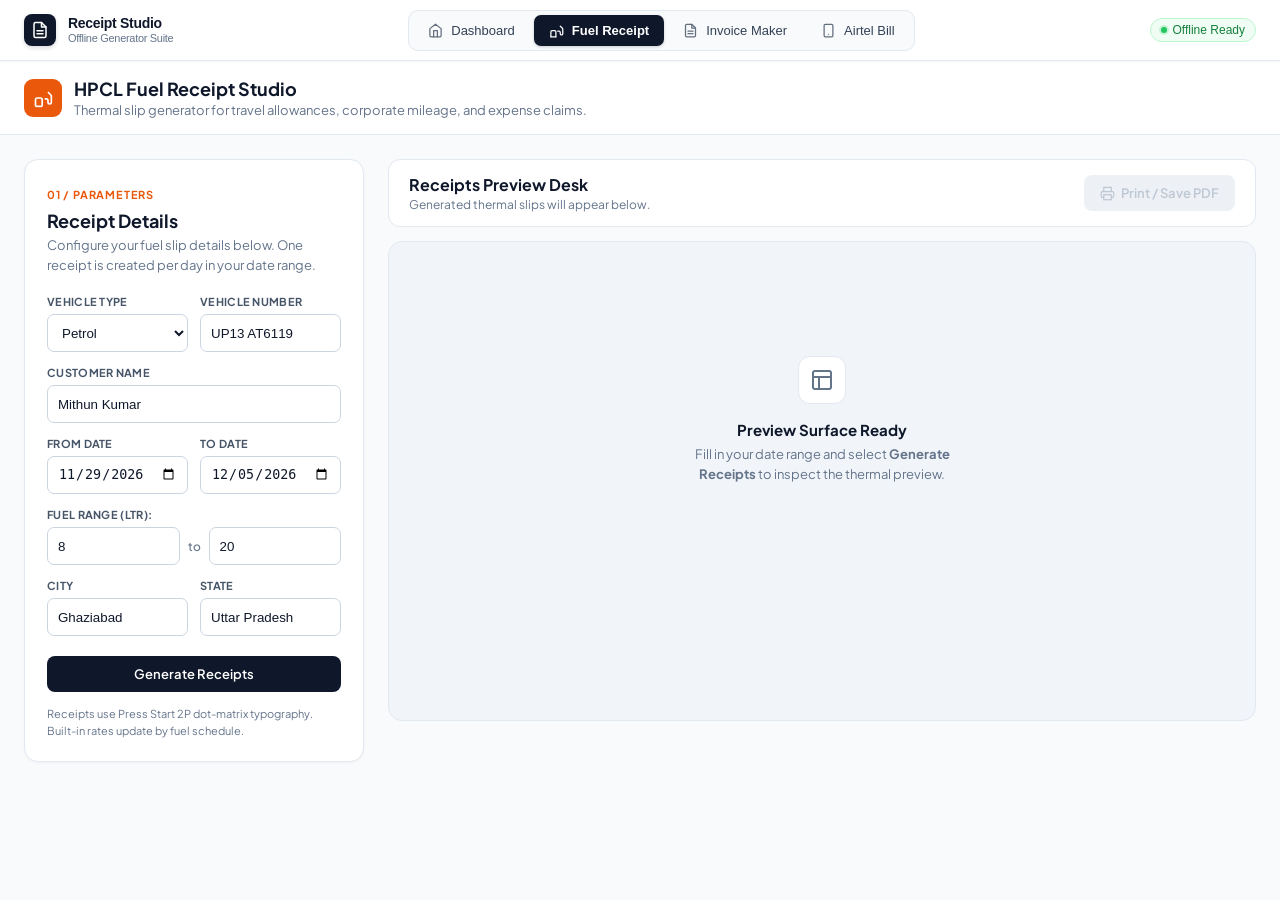
<file: fuel.html>
<!DOCTYPE html>
<html lang="en">

<head>
  <meta charset="UTF-8" />
  <meta name="viewport" content="width=device-width, initial-scale=1" />
  <meta name="fuel-rate-endpoint" content="" />
  <title>Fuel Receipt Studio | Expense &amp; Receipt Tools</title>
  <link rel="preconnect" href="https://fonts.googleapis.com">
  <link rel="preconnect" href="https://fonts.gstatic.com" crossorigin>
  <link href="https://fonts.googleapis.com/css2?family=Plus+Jakarta+Sans:wght@400;500;600;700&display=swap" rel="stylesheet">
  <link rel="stylesheet" href="navbar.css" />
  <style>
    @font-face {
      font-family: 'Press Start 2P';
      src: url('./assets/fonts/PressStart2P-Regular.ttf') format('truetype');
      font-style: normal;
      font-weight: 400;
      font-display: swap;
    }
    :root {
      color-scheme: light;
      --bg: #f8fafc;
      --surface: #ffffff;
      --border: #e2e8f0;
      --text: #0f172a;
      --text-muted: #64748b;
      --primary: #0f172a;
      --primary-hover: #1e293b;
      --accent: #ea580c;
    }
    * { box-sizing: border-box; }
    body {
      margin: 0;
      background: var(--bg);
      color: var(--text);
      font-family: "Plus Jakarta Sans", -apple-system, BlinkMacSystemFont, "Segoe UI", Roboto, sans-serif;
      min-height: 100vh;
      display: flex;
      flex-direction: column;
    }

    /* Studio Toolbar */
    .app-header {
      padding: 16px 24px;
      border-bottom: 1px solid var(--border);
      background: #ffffff;
      display: flex;
      align-items: center;
      justify-content: space-between;
      flex-wrap: wrap;
      gap: 14px;
    }
    .header-left {
      display: flex;
      align-items: center;
      gap: 12px;
    }
    .brand-mark {
      width: 38px;
      height: 38px;
      background: #ea580c;
      color: #ffffff;
      border-radius: 9px;
      display: grid;
      place-items: center;
    }
    .brand-mark svg {
      width: 20px;
      height: 20px;
      fill: none;
      stroke: currentColor;
      stroke-width: 2;
    }
    h1 { margin: 0; font-size: 18px; font-weight: 700; color: #0f172a; }
    .app-header p { margin: 2px 0 0; color: var(--text-muted); font-size: 13px; }

    /* Workspace */
    .workspace {
      width: 100%;
      max-width: 1320px;
      margin: 0 auto;
      padding: 24px;
      display: grid;
      grid-template-columns: 340px minmax(0, 1fr);
      gap: 24px;
      align-items: start;
      flex: 1;
    }
    .input-section {
      background: var(--surface);
      border: 1px solid var(--border);
      border-radius: 14px;
      padding: 22px;
      box-shadow: 0 1px 3px 0 rgba(0, 0, 0, 0.04);
    }
    .eyebrow {
      color: var(--accent);
      font-size: 11px;
      font-weight: 700;
      letter-spacing: 0.8px;
      text-transform: uppercase;
    }
    h2 { margin: 6px 0 4px; font-size: 18px; font-weight: 700; color: #0f172a; }
    .panel-description { margin: 0 0 20px; color: var(--text-muted); font-size: 13px; line-height: 1.5; }
    .form-grid { display: grid; grid-template-columns: repeat(2, minmax(0, 1fr)); gap: 14px 12px; }
    .field { min-width: 0; display: flex; flex-direction: column; gap: 6px; }
    .field-wide { grid-column: 1 / -1; }
    .field label { font-size: 11px; font-weight: 700; color: #475569; letter-spacing: 0.3px; text-transform: uppercase; }
    input, select {
      width: 100%;
      min-width: 0;
      min-height: 38px;
      border: 1px solid #cbd5e1;
      border-radius: 7px;
      padding: 8px 10px;
      background: #ffffff;
      color: var(--text);
      font: 13px inherit;
      outline: none;
      transition: border-color 0.15s ease, box-shadow 0.15s ease;
    }
    input:focus, select:focus {
      border-color: #2563eb;
      box-shadow: 0 0 0 3px rgba(37, 99, 235, 0.12);
    }
    .range-inputs { display: flex; gap: 8px; align-items: center; }
    .range-inputs input { flex: 1; }
    .range-inputs span { color: var(--text-muted); font-size: 12px; font-weight: 500; }
    button {
      cursor: pointer;
      border: 0;
      border-radius: 8px;
      padding: 10px 16px;
      font-size: 13px;
      font-weight: 600;
      font-family: inherit;
      transition: all 0.15s ease;
    }
    #generateBtn {
      width: 100%;
      margin-top: 20px;
      color: #ffffff;
      background: #0f172a;
    }
    #generateBtn:hover { background: #1e293b; }
    button:disabled { cursor: wait; opacity: .6; }
    .sample-notice { margin: 14px 0 0; font-size: 11px; color: var(--text-muted); line-height: 1.5; }
    
    /* Preview Panel */
    .preview-panel { min-width: 0; }
    .preview-header {
      display: flex;
      align-items: center;
      justify-content: space-between;
      gap: 16px;
      margin: 0 0 14px;
      background: #ffffff;
      padding: 14px 20px;
      border: 1px solid var(--border);
      border-radius: 12px;
    }
    .preview-header h2 { margin: 0; font-size: 16px; font-weight: 700; color: #0f172a; }
    .preview-header p { margin: 2px 0 0; color: var(--text-muted); font-size: 12px; }
    #printBtn {
      flex-shrink: 0;
      background: #059669;
      color: #ffffff;
      display: inline-flex;
      align-items: center;
      gap: 6px;
    }
    #printBtn:hover:not(:disabled) {
      background: #047857;
    }
    #printBtn:disabled {
      background: #e2e8f0;
      color: #94a3b8;
      cursor: not-allowed;
    }
    .preview-surface {
      min-height: 480px;
      border: 1px solid var(--border);
      background: #f1f5f9;
      border-radius: 14px;
      padding: 24px;
    }
    .receipts-container { display: flex; flex-wrap: wrap; align-items: flex-start; justify-content: flex-start; gap: 20px; }
    .empty-state { text-align: center; max-width: 280px; margin: 90px auto; color: var(--text-muted); }
    .empty-icon {
      width: 48px;
      height: 48px;
      margin: 0 auto 16px;
      border-radius: 12px;
      background: #ffffff;
      border: 1px solid var(--border);
      display: grid;
      place-items: center;
      color: var(--text-muted);
    }
    .empty-icon svg {
      width: 24px;
      height: 24px;
      fill: none;
      stroke: currentColor;
      stroke-width: 2;
    }
    .empty-state h3 { color: #0f172a; font-size: 15px; font-weight: 700; margin: 0 0 6px; }
    .empty-state p { font-size: 13px; line-height: 1.5; margin: 0; }
    .preview-surface:has(.receipt) .empty-state { display: none; }
    
    /* Thermal Receipt Styling */
    .receipt {
      flex: 0 0 256px;
      width: 256px;
      max-width: 100%;
      padding: 12px 10px;
      background: #fefefc;
      color: #27272a;
      font-family: 'Press Start 2P', monospace;
      font-size: 9px;
      font-weight: 400;
      line-height: 1.4;
      text-align: center;
      box-shadow: 0 2px 8px rgba(0, 0, 0, 0.08), 0 1px 3px rgba(0, 0, 0, 0.04);
      border-radius: 2px;
      break-inside: avoid;
      page-break-inside: avoid;
    }
    .logo { display: block; width: 70px; height: auto; margin: 0 auto 8px; filter: grayscale(1); opacity: .9; mix-blend-mode: multiply; }
    .title { font-size: 10px; font-weight: bold; margin-top: 4px; }
    .receipt-tag { font-size: 6px; letter-spacing: .3px; margin-top: 4px; }
    .section { text-align: left; margin-top: 9px; overflow-wrap: anywhere; }
    .section-center { text-align: center; }
    .receipt-amount { font: inherit; margin: 0; }
    .receipt-meta { font: inherit; color: inherit; }
    .footer { margin-top: 9px; font-size: 7.5px; line-height: 1.4; overflow-wrap: anywhere; }

    @media (max-width: 1050px) {
      .workspace { grid-template-columns: 310px minmax(0, 1fr); gap: 18px; padding: 18px; }
    }
    @media (max-width: 768px) {
      .workspace { grid-template-columns: 1fr; padding: 16px; gap: 20px; }
      .receipts-container { justify-content: center; }
    }
    @page { margin: 10mm; }
    @media print {
      #suite-nav, .app-header, .input-section, .preview-header, .empty-state { display: none !important; }
      body, .preview-surface { background: #fff !important; }
      .workspace, .preview-panel, .preview-surface { display: block !important; padding: 0 !important; margin: 0 !important; border: 0 !important; border-radius: 0 !important; min-height: 0 !important; max-width: none !important; }
      .receipts-container { gap: 8mm; justify-content: flex-start; }
      .receipt { flex: 0 0 256px; width: 256px; padding: 10px; border: 0; box-shadow: none; print-color-adjust: exact; -webkit-print-color-adjust: exact; }
    }
  </style>
</head>

<body>
  <!-- Top Navigation -->
  <nav id="suite-nav" aria-label="Main Navigation">
    <div class="suite-nav-inner">
      <a href="index.html" class="suite-brand" title="Expense &amp; Receipt Studio">
        <span class="suite-brand-icon">
          <svg viewBox="0 0 24 24"><path d="M14 2H6a2 2 0 0 0-2 2v16a2 2 0 0 0 2 2h12a2 2 0 0 0 2-2V8z"/><polyline points="14 2 14 8 20 8"/><line x1="16" y1="13" x2="8" y2="13"/><line x1="16" y1="17" x2="8" y2="17"/></svg>
        </span>
        <span class="suite-brand-text">
          <span class="suite-brand-name">Receipt Studio</span>
          <span class="suite-brand-tag">Offline Generator Suite</span>
        </span>
      </a>

      <div class="suite-nav-links">
        <a href="index.html" class="suite-nav-link" id="nav-home">
          <svg viewBox="0 0 24 24"><path d="m3 9 9-7 9 7v11a2 2 0 0 1-2 2H5a2 2 0 0 1-2-2z"/><polyline points="9 22 9 12 15 12 15 22"/></svg>
          <span class="suite-nav-label">Dashboard</span>
        </a>
        <a href="fuel.html" class="suite-nav-link active" id="nav-fuel">
          <svg viewBox="0 0 24 24"><path d="M3 22v-8a2 2 0 0 1 2-2h4a2 2 0 0 1 2 2v8"/><path d="M14 13h2a2 2 0 0 1 2 2v2a2 2 0 0 0 2 2h0a2 2 0 0 0 2-2V9.83a2 2 0 0 0-.59-1.42L18 5"/><line x1="3" x2="11" y1="22" y2="22"/></svg>
          <span class="suite-nav-label">Fuel Receipt</span>
        </a>
        <a href="invoice.html" class="suite-nav-link" id="nav-invoice">
          <svg viewBox="0 0 24 24"><path d="M14 2H6a2 2 0 0 0-2 2v16a2 2 0 0 0 2 2h12a2 2 0 0 0 2-2V8z"/><polyline points="14 2 14 8 20 8"/><line x1="16" y1="13" x2="8" y2="13"/><line x1="16" y1="17" x2="8" y2="17"/></svg>
          <span class="suite-nav-label">Invoice Maker</span>
        </a>
        <a href="airtel.html" class="suite-nav-link" id="nav-airtel">
          <svg viewBox="0 0 24 24"><rect width="14" height="20" x="5" y="2" rx="2" ry="2"/><line x1="12" x2="12.01" y1="18" y2="18"/></svg>
          <span class="suite-nav-label">Airtel Bill</span>
        </a>
      </div>

      <div class="suite-nav-meta">
        <span class="offline-status">
          <span class="status-dot"></span>
          Offline Ready
        </span>
      </div>
    </div>
  </nav>

  <!-- Studio Header -->
  <header class="app-header">
    <div class="header-left">
      <div class="brand-mark" aria-hidden="true">
        <svg viewBox="0 0 24 24"><path d="M3 22v-8a2 2 0 0 1 2-2h4a2 2 0 0 1 2 2v8"/><path d="M14 13h2a2 2 0 0 1 2 2v2a2 2 0 0 0 2 2h0a2 2 0 0 0 2-2V9.83a2 2 0 0 0-.59-1.42L18 5"/><line x1="3" x2="11" y1="22" y2="22"/></svg>
      </div>
      <div>
        <h1>HPCL Fuel Receipt Studio</h1>
        <p>Thermal slip generator for travel allowances, corporate mileage, and expense claims.</p>
      </div>
    </div>
  </header>

  <!-- Workspace -->
  <main class="workspace">
    <section class="input-section" aria-labelledby="detailsHeading">
      <span class="eyebrow">01 / Parameters</span>
      <h2 id="detailsHeading">Receipt Details</h2>
      <p class="panel-description">Configure your fuel slip details below. One receipt is created per day in your date range.</p>

      <div class="form-grid">
        <div class="field">
          <label for="vehType">Vehicle Type</label>
          <select id="vehType">
            <option value="Petrol" selected>Petrol</option>
            <option value="Diesel">Diesel</option>
            <option value="CNG">CNG</option>
            <option value="EV">EV</option>
          </select>
        </div>

        <div class="field">
          <label for="vehNo">Vehicle Number</label>
          <input type="text" id="vehNo" value="UP13 AT6119">
        </div>

        <div class="field field-wide">
          <label for="custName">Customer Name</label>
          <input type="text" id="custName" value="Mithun Kumar">
        </div>

        <div class="field">
          <label for="fromDate">From Date</label>
          <input type="date" id="fromDate" min="0001-01-01" max="9999-12-31">
        </div>

        <div class="field">
          <label for="toDate">To Date</label>
          <input type="date" id="toDate" min="0001-01-01" max="9999-12-31">
        </div>

        <div class="field field-wide">
          <label for="fuelRangeStart">Fuel Quantity Range (LTR)</label>
          <div class="range-inputs">
            <input type="number" id="fuelRangeStart" aria-label="Minimum fuel quantity" min="0.01" max="1000000" step="0.01" value="8">
            <span>to</span>
            <input type="number" id="fuelRangeEnd" aria-label="Maximum fuel quantity" min="0.01" max="1000000" step="0.01" value="20">
          </div>
        </div>

        <div class="field">
          <label for="city">City</label>
          <input type="text" id="city" value="Ghaziabad">
        </div>

        <div class="field">
          <label for="state">State</label>
          <input type="text" id="state" value="Uttar Pradesh">
        </div>
      </div>

      <button id="generateBtn" type="button">Generate Receipts</button>
      <p class="sample-notice">Receipts use Press Start 2P dot-matrix typography. Built-in rates update by fuel schedule.</p>
    </section>

    <section class="preview-panel" aria-labelledby="previewHeading">
      <div class="preview-header">
        <div>
          <h2 id="previewHeading">Receipts Preview Desk</h2>
          <p id="previewStatus" role="status">Generated thermal slips will appear below.</p>
        </div>
        <button id="printBtn" type="button" disabled>
          <svg style="width:15px;height:15px;fill:none;stroke:currentColor;stroke-width:2;" viewBox="0 0 24 24"><polyline points="6 9 6 2 18 2 18 9"/><path d="M6 18H4a2 2 0 0 1-2-2v-5a2 2 0 0 1 2-2h16a2 2 0 0 1 2 2v5a2 2 0 0 1-2 2h-2"/><rect width="12" height="8" x="6" y="14"/></svg>
          Print / Save PDF
        </button>
      </div>

      <div class="preview-surface">
        <div class="empty-state">
          <div class="empty-icon" aria-hidden="true">
            <svg viewBox="0 0 24 24"><rect width="18" height="18" x="3" y="3" rx="2"/><path d="M3 9h18"/><path d="M9 21V9"/></svg>
          </div>
          <h3>Preview Surface Ready</h3>
          <p>Fill in your date range and select <b>Generate Receipts</b> to inspect the thermal preview.</p>
        </div>
        <div id="receipts" class="receipts-container"></div>
      </div>
    </section>
  </main>

  <script src="generator.js"></script>
</body>
</html>
</file>
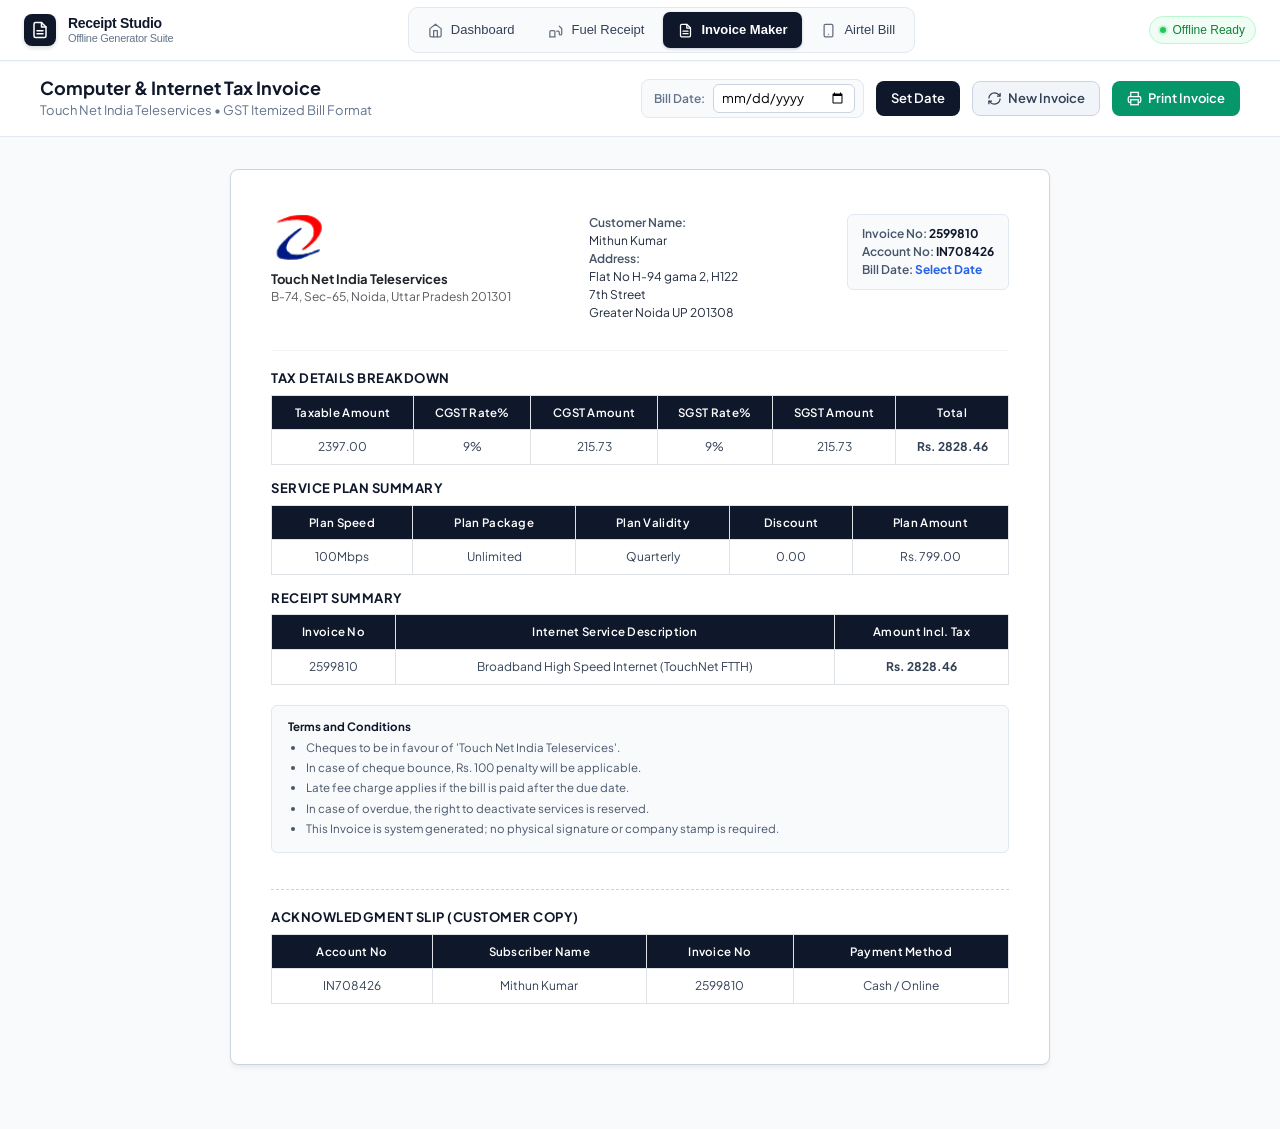
<file: invoice.html>
<!DOCTYPE html>
<html lang="en">

<head>
    <meta charset="UTF-8">
    <meta name="viewport" content="width=device-width, initial-scale=1.0">
    <title>Touch Net India Invoice Maker | Expense Receipt Studio</title>
    <link href="https://cdn.jsdelivr.net/npm/bootstrap@5.3.0/dist/css/bootstrap.min.css" rel="stylesheet">
    <link rel="stylesheet" href="navbar.css">
    <link rel="preconnect" href="https://fonts.googleapis.com">
    <link rel="preconnect" href="https://fonts.gstatic.com" crossorigin>
    <link href="https://fonts.googleapis.com/css2?family=Plus+Jakarta+Sans:wght@400;500;600;700&display=swap" rel="stylesheet">
    <style>
        :root {
            --desk-bg: #f8fafc;
            --paper-bg: #ffffff;
            --border-line: #e2e8f0;
            --text-dark: #0f172a;
            --text-muted: #64748b;
        }

        body {
            background-color: var(--desk-bg);
            color: var(--text-dark);
            font-family: "Plus Jakarta Sans", -apple-system, BlinkMacSystemFont, "Segoe UI", Roboto, sans-serif;
            margin: 0;
            padding: 0;
            min-height: 100vh;
            display: flex;
            flex-direction: column;
        }

        /* Toolbar */
        .workspace-toolbar {
            background: #ffffff;
            border-bottom: 1px solid var(--border-line);
            padding: 16px 24px;
        }

        .toolbar-inner {
            max-width: 1200px;
            margin: 0 auto;
            display: flex;
            align-items: center;
            justify-content: space-between;
            flex-wrap: wrap;
            gap: 16px;
        }

        .toolbar-title h1 {
            font-size: 18px;
            font-weight: 700;
            color: #0f172a;
            margin: 0;
        }

        .toolbar-title p {
            font-size: 13px;
            color: var(--text-muted);
            margin: 2px 0 0;
        }

        .toolbar-controls {
            display: flex;
            align-items: center;
            gap: 12px;
            flex-wrap: wrap;
        }

        .date-input-group {
            display: flex;
            align-items: center;
            gap: 8px;
            background: #f8fafc;
            border: 1px solid var(--border-line);
            padding: 4px 8px 4px 12px;
            border-radius: 8px;
        }

        .date-input-group label {
            font-size: 12px;
            font-weight: 600;
            color: var(--text-muted);
            white-space: nowrap;
        }

        .date-input-group input {
            border: 1px solid #cbd5e1;
            border-radius: 6px;
            padding: 4px 8px;
            font-size: 13px;
            outline: none;
            background: #fff;
        }

        .btn-custom {
            display: inline-flex;
            align-items: center;
            gap: 6px;
            font-size: 13px;
            font-weight: 600;
            padding: 7px 14px;
            border-radius: 8px;
            border: 1px solid transparent;
            cursor: pointer;
            transition: all 0.15s ease;
        }

        .btn-custom svg {
            width: 15px;
            height: 15px;
            fill: none;
            stroke: currentColor;
            stroke-width: 2;
        }

        .btn-set-date {
            background: #0f172a;
            color: #fff;
        }
        .btn-set-date:hover {
            background: #1e293b;
        }

        .btn-new-doc {
            background: #f1f5f9;
            color: #334155;
            border-color: #cbd5e1;
        }
        .btn-new-doc:hover {
            background: #e2e8f0;
            color: #0f172a;
        }

        .btn-print-doc {
            background: #059669;
            color: #ffffff;
        }
        .btn-print-doc:hover {
            background: #047857;
        }

        /* Document Preview Canvas */
        .preview-canvas {
            flex: 1;
            padding: 32px 16px 64px;
            display: flex;
            justify-content: center;
        }

        .invoice-sheet {
            width: 100%;
            max-width: 820px;
            background: var(--paper-bg);
            border: 1px solid #cbd5e1;
            border-radius: 8px;
            padding: 44px 40px;
            box-shadow: 0 4px 6px -1px rgba(0, 0, 0, 0.05), 0 2px 4px -2px rgba(0, 0, 0, 0.05);
            font-size: 13px;
            line-height: 1.5;
            color: #1e293b;
        }

        .company-logo img {
            height: 48px;
            width: auto;
            margin-bottom: 8px;
        }

        .invoice-meta-label {
            font-weight: 600;
            color: #475569;
        }

        .invoice-sheet h6 {
            font-weight: 700;
            font-size: 13px;
            color: #0f172a;
            text-transform: uppercase;
            letter-spacing: 0.5px;
            margin-bottom: 8px;
        }

        .invoice-sheet table {
            font-size: 12px;
            margin-bottom: 16px;
        }

        .invoice-sheet th {
            font-weight: 600;
            background-color: #0f172a !important;
            color: #ffffff !important;
            font-size: 11.5px;
            letter-spacing: 0.3px;
            padding: 8px 10px;
        }

        .invoice-sheet td {
            padding: 8px 10px;
            color: #334155;
            vertical-align: middle;
        }

        .terms {
            background-color: #f8fafc;
            border: 1px solid var(--border-line);
            border-radius: 6px;
            padding: 12px 16px;
            font-size: 11.5px;
            color: #475569;
            margin-top: 20px;
        }

        .terms ul {
            margin: 0;
            padding-left: 18px;
        }

        .terms ul li {
            margin-bottom: 3px;
        }

        .acknowledgment {
            margin-top: 36px;
            border-top: 1px dashed #cbd5e1;
            padding-top: 20px;
        }

        /* Clean Print Media Styles */
        @media print {
            body {
                background: #ffffff !important;
                padding: 0 !important;
            }

            #suite-nav,
            .workspace-toolbar {
                display: none !important;
            }

            .preview-canvas {
                padding: 0 !important;
                display: block !important;
            }

            .invoice-sheet {
                border: none !important;
                box-shadow: none !important;
                padding: 0 !important;
                max-width: 100% !important;
                width: 100% !important;
            }

            .invoice-sheet th {
                background-color: #0f172a !important;
                color: #ffffff !important;
                -webkit-print-color-adjust: exact !important;
                print-color-adjust: exact !important;
            }
        }
    </style>
</head>

<body>

  <!-- Top Suite Navigation Bar -->
  <nav id="suite-nav" aria-label="Main Navigation">
    <div class="suite-nav-inner">
      <a href="index.html" class="suite-brand" title="Expense &amp; Receipt Studio">
        <span class="suite-brand-icon">
          <svg viewBox="0 0 24 24"><path d="M14 2H6a2 2 0 0 0-2 2v16a2 2 0 0 0 2 2h12a2 2 0 0 0 2-2V8z"/><polyline points="14 2 14 8 20 8"/><line x1="16" y1="13" x2="8" y2="13"/><line x1="16" y1="17" x2="8" y2="17"/></svg>
        </span>
        <span class="suite-brand-text">
          <span class="suite-brand-name">Receipt Studio</span>
          <span class="suite-brand-tag">Offline Generator Suite</span>
        </span>
      </a>

      <div class="suite-nav-links">
        <a href="index.html" class="suite-nav-link" id="nav-home">
          <svg viewBox="0 0 24 24"><path d="m3 9 9-7 9 7v11a2 2 0 0 1-2 2H5a2 2 0 0 1-2-2z"/><polyline points="9 22 9 12 15 12 15 22"/></svg>
          <span class="suite-nav-label">Dashboard</span>
        </a>
        <a href="fuel.html" class="suite-nav-link" id="nav-fuel">
          <svg viewBox="0 0 24 24"><path d="M3 22v-8a2 2 0 0 1 2-2h4a2 2 0 0 1 2 2v8"/><path d="M14 13h2a2 2 0 0 1 2 2v2a2 2 0 0 0 2 2h0a2 2 0 0 0 2-2V9.83a2 2 0 0 0-.59-1.42L18 5"/><line x1="3" x2="11" y1="22" y2="22"/></svg>
          <span class="suite-nav-label">Fuel Receipt</span>
        </a>
        <a href="invoice.html" class="suite-nav-link active" id="nav-invoice">
          <svg viewBox="0 0 24 24"><path d="M14 2H6a2 2 0 0 0-2 2v16a2 2 0 0 0 2 2h12a2 2 0 0 0 2-2V8z"/><polyline points="14 2 14 8 20 8"/><line x1="16" y1="13" x2="8" y2="13"/><line x1="16" y1="17" x2="8" y2="17"/></svg>
          <span class="suite-nav-label">Invoice Maker</span>
        </a>
        <a href="airtel.html" class="suite-nav-link" id="nav-airtel">
          <svg viewBox="0 0 24 24"><rect width="14" height="20" x="5" y="2" rx="2" ry="2"/><line x1="12" x2="12.01" y1="18" y2="18"/></svg>
          <span class="suite-nav-label">Airtel Bill</span>
        </a>
      </div>

      <div class="suite-nav-meta">
        <span class="offline-status">
          <span class="status-dot"></span>
          Offline Ready
        </span>
      </div>
    </div>
  </nav>

  <!-- Clean Sub-Toolbar -->
  <div class="workspace-toolbar">
    <div class="toolbar-inner">
      <div class="toolbar-title">
        <h1>Computer &amp; Internet Tax Invoice</h1>
        <p>Touch Net India Teleservices &bull; GST Itemized Bill Format</p>
      </div>

      <div class="toolbar-controls">
        <div class="date-input-group">
          <label for="billDateInput">Bill Date:</label>
          <input type="date" id="billDateInput">
        </div>
        <button class="btn-custom btn-set-date" onclick="setBillDate()">Set Date</button>
        <button class="btn-custom btn-new-doc" onclick="newInvoice()">
          <svg viewBox="0 0 24 24"><path d="M3 12a9 9 0 0 1 9-9 9.75 9.75 0 0 1 6.74 2.74L21 8"/><path d="M21 3v5h-5"/><path d="M21 12a9 9 0 0 1-9 9 9.75 9.75 0 0 1-6.74-2.74L3 16"/><path d="M8 16H3v5"/></svg>
          New Invoice
        </button>
        <button class="btn-custom btn-print-doc" onclick="printInvoice()">
          <svg viewBox="0 0 24 24"><polyline points="6 9 6 2 18 2 18 9"/><path d="M6 18H4a2 2 0 0 1-2-2v-5a2 2 0 0 1 2-2h16a2 2 0 0 1 2 2v5a2 2 0 0 1-2 2h-2"/><rect width="12" height="8" x="6" y="14"/></svg>
          Print Invoice
        </button>
      </div>
    </div>
  </div>

  <!-- A4 Invoice Preview Canvas -->
  <main class="preview-canvas">
    <div class="invoice-sheet">
      <div>
        <div class="row align-items-start" style="margin-bottom: 28px;">
          <div class="col-md-5 text-start">
            <div class="company-logo">
              <img src="./assets/cn.png" alt="Touch Net India Teleservices Logo">
            </div>
            <p class="mb-0 text-muted" style="font-size: 12px; line-height: 1.4;">
              <strong class="text-dark" style="font-size: 13px;">Touch Net India Teleservices</strong><br>
              B-74, Sec-65, Noida, Uttar Pradesh 201301
            </p>
          </div>

          <div class="col-md-3 text-start">
            <p class="mb-0" style="font-size: 12px; line-height: 1.5;">
              <span class="invoice-meta-label">Customer Name:</span><br>
              Mithun Kumar<br>
              <span class="invoice-meta-label">Address:</span><br>
              Flat No H-94 gama 2, H122 7th Street<br>
              Greater Noida UP 201308
            </p>
          </div>

          <div class="col-md-4 text-end">
            <div style="background:#f8fafc; border:1px solid #e2e8f0; border-radius:6px; padding:10px 14px; display:inline-block; text-align:left; font-size:12px;">
              <div><span class="invoice-meta-label">Invoice No:</span> <b id="invoiceNo" style="color:#0f172a;"></b></div>
              <div><span class="invoice-meta-label">Account No:</span> <b id="accountNo" style="color:#0f172a;"></b></div>
              <div><span class="invoice-meta-label">Bill Date:</span> <b id="billDate" style="color:#2563eb;">Select Date</b></div>
            </div>
          </div>
        </div>

        <hr style="border-color: #cbd5e1; margin-bottom: 20px;">

        <!-- Tax Details Table -->
        <div class="section mt-3">
          <h6>Tax Details Breakdown</h6>
          <table class="table table-bordered text-center">
            <thead>
              <tr>
                <th>Taxable Amount</th>
                <th>CGST Rate%</th>
                <th>CGST Amount</th>
                <th>SGST Rate%</th>
                <th>SGST Amount</th>
                <th>Total</th>
              </tr>
            </thead>
            <tbody>
              <tr>
                <td>2397.00</td>
                <td>9%</td>
                <td>215.73</td>
                <td>9%</td>
                <td>215.73</td>
                <td><b>Rs. 2828.46</b></td>
              </tr>
            </tbody>
          </table>
        </div>

        <!-- Service Plan Summary -->
        <div class="section mt-3">
          <h6>Service Plan Summary</h6>
          <table class="table table-bordered text-center">
            <thead>
              <tr>
                <th>Plan Speed</th>
                <th>Plan Package</th>
                <th>Plan Validity</th>
                <th>Discount</th>
                <th>Plan Amount</th>
              </tr>
            </thead>
            <tbody>
              <tr>
                <td>100Mbps</td>
                <td>Unlimited</td>
                <td>Quarterly</td>
                <td>0.00</td>
                <td>Rs. 799.00</td>
              </tr>
            </tbody>
          </table>
        </div>

        <!-- Receipt Details Table -->
        <div class="section mt-3">
          <h6>Receipt Summary</h6>
          <table class="table table-bordered text-center">
            <thead>
              <tr>
                <th>Invoice No</th>
                <th>Internet Service Description</th>
                <th>Amount Incl. Tax</th>
              </tr>
            </thead>
            <tbody>
              <tr>
                <td id="receiptInvoiceNo"></td>
                <td>Broadband High Speed Internet (TouchNet FTTH)</td>
                <td><b>Rs. 2828.46</b></td>
              </tr>
            </tbody>
          </table>
        </div>

        <!-- Terms and Conditions -->
        <div class="terms">
          <div style="font-weight:700; color:#0f172a; margin-bottom:4px;">Terms and Conditions</div>
          <ul>
            <li>Cheques to be in favour of 'Touch Net India Teleservices'.</li>
            <li>In case of cheque bounce, Rs. 100 penalty will be applicable.</li>
            <li>Late fee charge applies if the bill is paid after the due date.</li>
            <li>In case of overdue, the right to deactivate services is reserved.</li>
            <li>This Invoice is system generated; no physical signature or company stamp is required.</li>
          </ul>
        </div>

        <!-- Acknowledgment Slip -->
        <div class="acknowledgment">
          <h6>Acknowledgment Slip (Customer Copy)</h6>
          <table class="table table-bordered text-center">
            <thead>
              <tr>
                <th>Account No</th>
                <th>Subscriber Name</th>
                <th>Invoice No</th>
                <th>Payment Method</th>
              </tr>
            </thead>
            <tbody>
              <tr>
                <td id="ackAccountNo"></td>
                <td>Mithun Kumar</td>
                <td id="ackInvoiceNo"></td>
                <td>Cash / Online</td>
              </tr>
            </tbody>
          </table>
        </div>
      </div>
    </div>
  </main>

  <script>
    function generateInvoiceNo() {
        return Math.floor(1000000 + Math.random() * 9000000);
    }

    function generateAccountNo() {
        return 'IN' + Math.floor(100000 + Math.random() * 900000);
    }

    function formatDate(dateString) {
        const date = new Date(dateString);
        const options = { day: '2-digit', month: 'short', year: 'numeric' };
        return date.toLocaleDateString('en-GB', options);
    }

    function setBillDate() {
        const inputDate = document.getElementById('billDateInput').value;
        if (!inputDate) {
            alert('Please select a bill date.');
            return;
        }
        document.getElementById('billDate').textContent = formatDate(inputDate);
    }

    function printInvoice() {
        const billDate = document.getElementById('billDate').textContent;
        if (billDate === 'Select Date') {
            alert('Please set bill date before printing.');
            return;
        }
        window.print();
    }

    function newInvoice() {
        const invoiceNo = generateInvoiceNo();
        const accountNo = generateAccountNo();

        document.getElementById('invoiceNo').textContent = invoiceNo;
        document.getElementById('accountNo').textContent = accountNo;
        document.getElementById('receiptInvoiceNo').textContent = invoiceNo;
        document.getElementById('ackInvoiceNo').textContent = invoiceNo;
        document.getElementById('ackAccountNo').textContent = accountNo;
    }

    newInvoice();
  </script>

</body>
</html>
</file>
<file: navbar.css>
/* ========================================================
   EXPENSE & RECEIPT STUDIO - UNIFIED NAVIGATION
   Crafted with a clean, human-centric design system.
   ======================================================== */

:root {
  --nav-bg: #ffffff;
  --nav-border: #e2e8f0;
  --nav-text: #334155;
  --nav-text-muted: #64748b;
  --nav-hover-bg: #f1f5f9;
  --nav-active-bg: #0f172a;
  --nav-active-text: #ffffff;
  --nav-accent: #2563eb;
  --nav-font: -apple-system, BlinkMacSystemFont, "Segoe UI", Roboto, "Helvetica Neue", Arial, sans-serif;
}

#suite-nav {
  position: relative;
  z-index: 1000;
  background: var(--nav-bg);
  border-bottom: 1px solid var(--nav-border);
  font-family: var(--nav-font);
  color: var(--nav-text);
  width: 100%;
  box-sizing: border-box;
  box-shadow: 0 1px 3px 0 rgba(0, 0, 0, 0.04), 0 1px 2px -1px rgba(0, 0, 0, 0.02);
}

#suite-nav * {
  box-sizing: border-box;
}

#suite-nav .suite-nav-inner {
  max-width: 1320px;
  margin: 0 auto;
  padding: 0 24px;
  height: 60px;
  display: flex;
  align-items: center;
  justify-content: space-between;
  gap: 20px;
}

/* Brand block */
#suite-nav .suite-brand {
  display: flex;
  align-items: center;
  gap: 12px;
  text-decoration: none;
  color: #0f172a;
  font-size: 15px;
  font-weight: 700;
  letter-spacing: -0.3px;
  flex-shrink: 0;
  transition: opacity 0.15s ease;
}

#suite-nav .suite-brand:hover {
  opacity: 0.85;
}

#suite-nav .suite-brand-icon {
  display: inline-flex;
  align-items: center;
  justify-content: center;
  width: 32px;
  height: 32px;
  background: #0f172a;
  color: #ffffff;
  border-radius: 8px;
  box-shadow: 0 2px 4px rgba(15, 23, 42, 0.15);
}

#suite-nav .suite-brand-icon svg {
  width: 18px;
  height: 18px;
  fill: none;
  stroke: currentColor;
  stroke-width: 2;
  stroke-linecap: round;
  stroke-linejoin: round;
}

#suite-nav .suite-brand-text {
  display: flex;
  flex-direction: column;
  line-height: 1.2;
}

#suite-nav .suite-brand-name {
  font-size: 14px;
  font-weight: 700;
  color: #0f172a;
}

#suite-nav .suite-brand-tag {
  font-size: 11px;
  font-weight: 500;
  color: var(--nav-text-muted);
}

/* Nav tabs */
#suite-nav .suite-nav-links {
  display: flex;
  align-items: center;
  gap: 4px;
  background: #f8fafc;
  padding: 4px;
  border-radius: 10px;
  border: 1px solid #e2e8f0;
  overflow-x: auto;
  scrollbar-width: none;
}

#suite-nav .suite-nav-links::-webkit-scrollbar {
  display: none;
}

#suite-nav .suite-nav-link {
  display: inline-flex;
  align-items: center;
  gap: 8px;
  padding: 7px 14px;
  border-radius: 7px;
  color: var(--nav-text);
  text-decoration: none;
  font-size: 13px;
  font-weight: 500;
  white-space: nowrap;
  transition: all 0.15s ease-in-out;
  border: 1px solid transparent;
}

#suite-nav .suite-nav-link svg {
  width: 15px;
  height: 15px;
  fill: none;
  stroke: currentColor;
  stroke-width: 2;
  stroke-linecap: round;
  stroke-linejoin: round;
  opacity: 0.75;
}

#suite-nav .suite-nav-link:hover {
  color: #0f172a;
  background: var(--nav-hover-bg);
}

#suite-nav .suite-nav-link.active {
  color: var(--nav-active-text);
  background: var(--nav-active-bg);
  font-weight: 600;
  box-shadow: 0 1px 3px rgba(15, 23, 42, 0.2);
}

#suite-nav .suite-nav-link.active svg {
  opacity: 1;
}

/* Right utility badge */
#suite-nav .suite-nav-meta {
  display: flex;
  align-items: center;
  gap: 12px;
  flex-shrink: 0;
}

#suite-nav .offline-status {
  display: inline-flex;
  align-items: center;
  gap: 6px;
  font-size: 12px;
  font-weight: 500;
  color: #15803d;
  background: #f0fdf4;
  border: 1px solid #bbf7d0;
  padding: 4px 10px;
  border-radius: 9999px;
}

#suite-nav .status-dot {
  width: 6px;
  height: 6px;
  background: #22c55e;
  border-radius: 50%;
  display: inline-block;
  box-shadow: 0 0 0 2px rgba(34, 197, 94, 0.2);
}

@media (max-width: 860px) {
  #suite-nav .suite-nav-inner {
    height: auto;
    padding: 10px 16px;
    flex-wrap: wrap;
    justify-content: center;
    gap: 10px;
  }
  #suite-nav .suite-nav-meta {
    display: none;
  }
  #suite-nav .suite-nav-link {
    padding: 6px 10px;
    font-size: 12px;
  }
}

/* Strictly hide during print */
@media print {
  #suite-nav,
  .suite-nav-container {
    display: none !important;
    visibility: hidden !important;
    height: 0 !important;
    margin: 0 !important;
    padding: 0 !important;
  }
}
</file>
